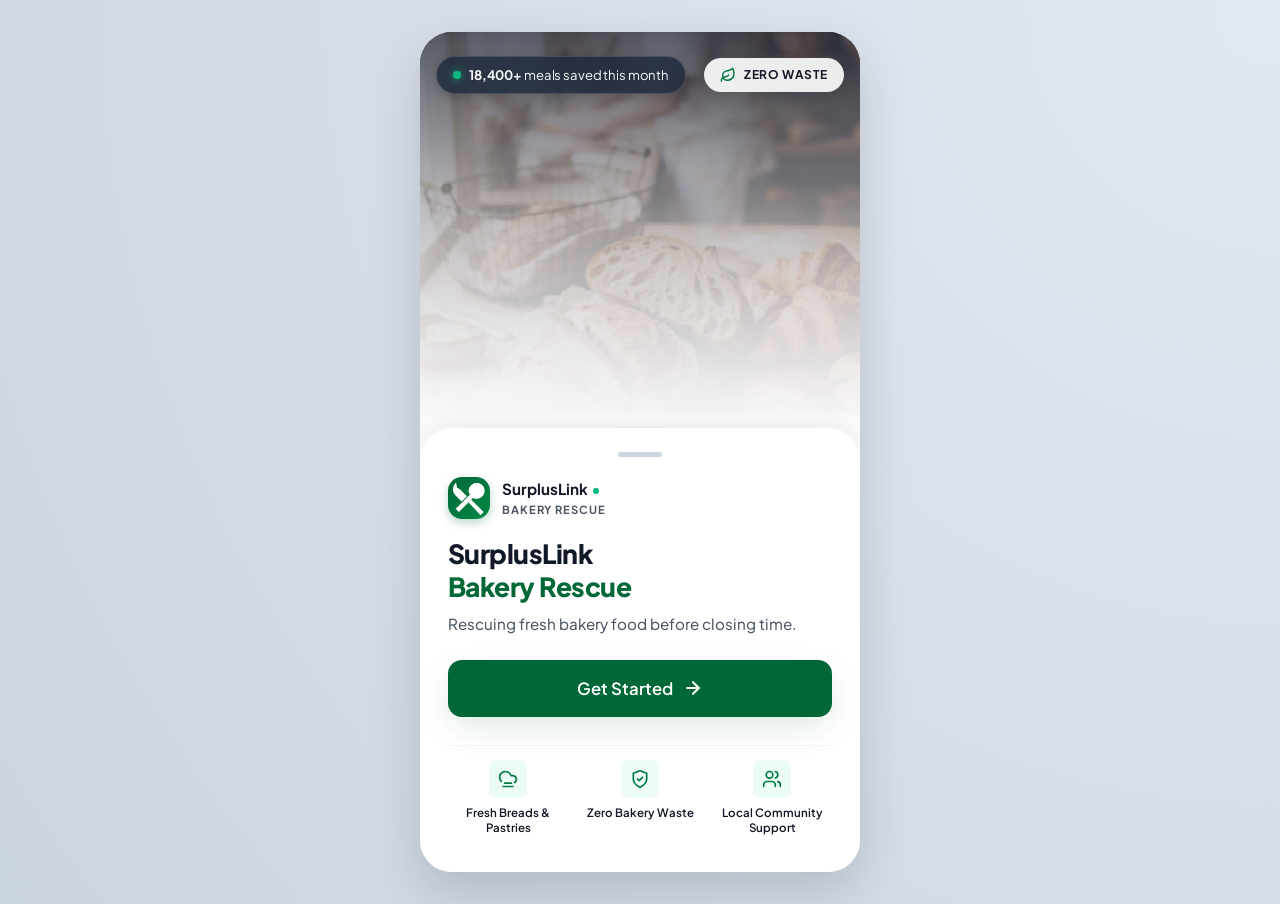
<file: index.html>
<!DOCTYPE html>
<html lang="en">
<head>
  <meta charset="UTF-8">
  <meta name="viewport" content="width=device-width, initial-scale=1.0">
  <title>SurplusLink - Bakery Rescue</title>
  <link rel="preconnect" href="https://fonts.googleapis.com">
  <link rel="preconnect" href="https://fonts.gstatic.com" crossorigin>
  <link href="https://fonts.googleapis.com/css2?family=Plus+Jakarta+Sans:wght@400;500;600;700;800&display=swap" rel="stylesheet">
  <link rel="stylesheet" href="index.css">
</head>
<body>

  <input type="checkbox" id="nav-drawer-toggle" class="drawer-toggle">
  <div class="drawer-overlay">
    <label for="nav-drawer-toggle" class="drawer-backdrop"></label>
    <nav class="drawer-menu">
      <div class="drawer-header">
        <h3>SurplusLink Architecture</h3>
        <label for="nav-drawer-toggle" class="drawer-close">&times;</label>
      </div>
      <div class="drawer-links">
        <a href="index.html" class="active">1. Welcome Onboarding</a>
        <a href="role-selection.html">2. Role Selection (3 States)</a>
        <a href="login.html">3. Login & Sign Up (Provider/Recipient)</a>
        <a href="signup.html">4. Create Account Form</a>
        <a href="explore.html">5. Tactical Feed & Explore</a>
        <a href="radar.html">6. Live Radar & Tactical Map</a>
        <a href="safety-detail.html">7. Safety & Cold-Chain Protocol</a>
        <a href="claim-review.html">8. Claim & Reserve Review</a>
        <a href="reservation-pass.html">9. Active Dispatch Pass & QR</a>
        <a href="call.html">10. E2EE Dispatch In-App Call</a>
        <a href="cancel-reservation.html">11. Cancel Reservation / Ledger</a>
        <a href="compliance-audit.html">12. Compliance & Audit (FDA/HACCP)</a>
        <a href="list-food.html">13. List Food - Item Details</a>
        <a href="listing-pickup.html">14. Fast Listing - Pickup & Dock</a>
        <a href="alerts.html">15. Tactical Alerts & Verification</a>
        <a href="queue.html">16. Live Pickup Queue</a>
        <a href="impact.html">17. Bakery Impact Hub & Ledger</a>
        <a href="profile.html">18. Profile & Operations Hub</a>
        <a href="notes.html" style="color: #006837; font-weight: 700; background: #e8f5ee; margin-top: 6px; border-radius: 6px;">📚 HTML &amp; CSS Mastery Notes</a>
      </div>
    </nav>
  </div>

  <div class="app-viewport">
    <main class="welcome-screen">
      <div class="hero-image-wrapper">
        <img 
          src="/assets/bakery_hero_clean.png" 
          alt="Freshly baked artisan sourdough loaves in bakery" 
          class="hero-bg-img"
        >
        <div class="hero-overlay"></div>

        <header class="top-status-pills">
          <div class="status-pill status-pill-dark">
            <span class="live-dot"></span>
            <span class="pill-text"><strong>18,400+</strong> meals saved this month</span>
          </div>

          <div class="status-pill status-pill-light">
            <svg class="pill-icon leaf-icon" width="16" height="16" viewBox="0 0 24 24" fill="none" stroke="#007a40" stroke-width="2.2" stroke-linecap="round" stroke-linejoin="round">
              <path d="M11 20A7 7 0 0 1 9.8 6.1C15.5 5 17 4.48 19 2c1 2 2 4.18 2 8 0 5.5-4.78 10-10 10Z"/>
              <path d="M2 21c0-3 1.85-5.36 5.08-6C9.5 14.52 12 13 13 12"/>
            </svg>
            <span class="pill-text uppercase">ZERO WASTE</span>
          </div>
        </header>
      </div>

      <section class="bottom-sheet-card">
        <div class="drag-handle" aria-hidden="true"></div>

        <div class="brand-row">
          <div class="brand-icon-box">
             <svg xmlns="http://www.w3.org/2000/svg" viewBox="0 0 120 120">
  <g fill="#fff">
    <path d="M77 18c-9 2-17 10-18 20-.7 5 1 9 4 12L22 91l9 9 41-41c3 3 7 4 12 3 10-1 18-9 20-18 2-8-1-17-7-22s-15-6-23-4Z"/>
    <path d="M23 16c-8 8-11 17-8 26 2 6 7 11 13 17l11 11 15-15-11-11c-6-6-11-11-17-13l-3-15Z"/>
    <path d="m58 72 8-8 36 36-9 9-35-37Z"/>
  </g>
</svg>
              <path d="M18 2h-3a4 4 0 0 0-4 4v2H7a2 2 0 0 0-2 2v10a2 2 0 0 0 2 2h10a2 2 0 0 0 2-2V6a4 4 0 0 0-4-4Z"/>
              <path d="m16 8-6 6"/>
              <path d="m10 8 6 6"/>
            </svg>
          </div>
          <div class="brand-text">
            <span class="brand-name">SurplusLink <span class="brand-dot">•</span></span>
            <span class="brand-tag">BAKERY RESCUE</span>
          </div>
        </div>

        <div class="hero-typography">
          <h1 class="main-heading">
            SurplusLink<br>
            <span class="highlight-green">Bakery Rescue</span>
          </h1>
          <p class="sub-description">
            Rescuing fresh bakery food before closing time.
          </p>
        </div>

        <div class="cta-action">
          <a href="role-selection.html" class="btn btn-primary btn-large">
            <span>Get Started</span>
            <svg class="btn-arrow" width="20" height="20" viewBox="0 0 24 24" fill="none" stroke="currentColor" stroke-width="2.5" stroke-linecap="round" stroke-linejoin="round">
              <line x1="5" y1="12" x2="19" y2="12"></line>
              <polyline points="12 5 19 12 12 19"></polyline>
            </svg>
          </a>
        </div>

       
        <footer class="value-props-grid">
          <div class="prop-item">
            <div class="prop-icon-wrapper">
              <svg width="20" height="20" viewBox="0 0 24 24" fill="none" stroke="#007a40" stroke-width="2" stroke-linecap="round" stroke-linejoin="round">
                <path d="M4 14.899A7 7 0 1 1 15.71 8h1.79a4.5 4.5 0 0 1 2.5 8.242"/>
                <path d="M8 17h8"/>
                <path d="M6 21h12"/>
              </svg>
            </div>
            <span class="prop-label">Fresh Breads & Pastries</span>
          </div>

          <div class="prop-item">
            <div class="prop-icon-wrapper">
              <svg width="20" height="20" viewBox="0 0 24 24" fill="none" stroke="#007a40" stroke-width="2" stroke-linecap="round" stroke-linejoin="round">
                <path d="M12 22s8-4 8-10V5l-8-3-8 3v7c0 6 8 10 8 10z"/>
                <path d="m9 12 2 2 4-4"/>
              </svg>
            </div>
            <span class="prop-label">Zero Bakery Waste</span>
          </div>

          <div class="prop-item">
            <div class="prop-icon-wrapper">
              <svg width="20" height="20" viewBox="0 0 24 24" fill="none" stroke="#007a40" stroke-width="2" stroke-linecap="round" stroke-linejoin="round">
                <path d="M16 21v-2a4 4 0 0 0-4-4H6a4 4 0 0 0-4 4v2"/>
                <circle cx="9" cy="7" r="4"/>
                <path d="M22 21v-2a4 4 0 0 0-3-3.87"/>
                <path d="M16 3.13a4 4 0 0 1 0 7.75"/>
              </svg>
            </div>
            <span class="prop-label">Local Community Support</span>
          </div>
        </footer>
      </section>
    </main>
  </div>
</body>
</html>
</file>
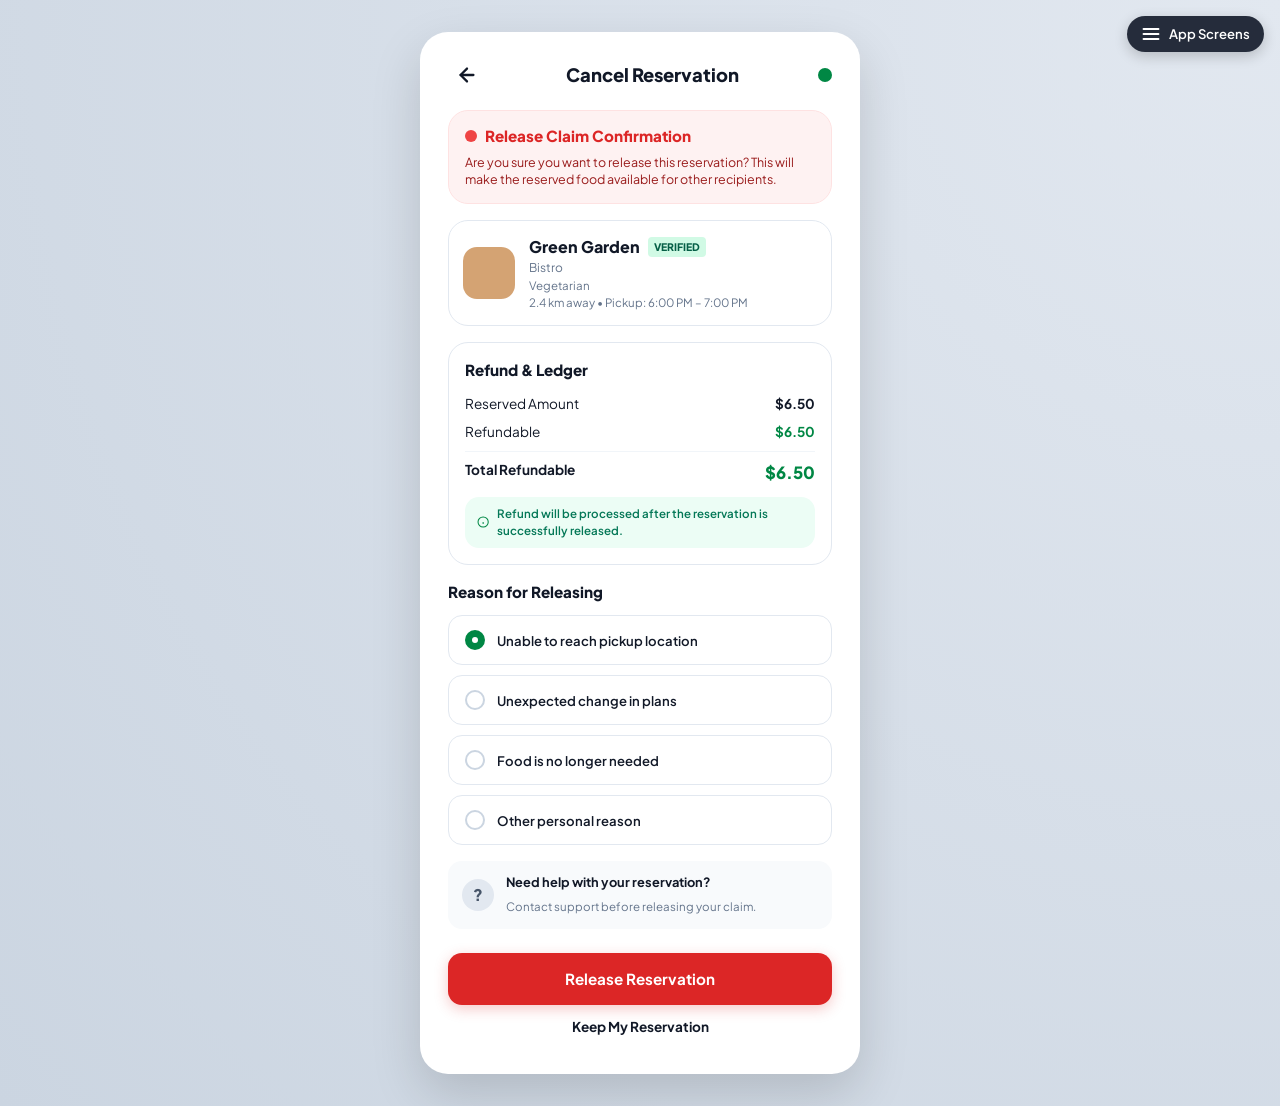
<file: cancel-reservation.html>
<!DOCTYPE html>
<html lang="en">
<head>
  <meta charset="UTF-8">
  <meta name="viewport" content="width=device-width, initial-scale=1.0">
  <title>SurplusLink - Cancel Reservation</title>
  <link rel="preconnect" href="https://fonts.googleapis.com">
  <link rel="preconnect" href="https://fonts.gstatic.com" crossorigin>
  <link href="https://fonts.googleapis.com/css2?family=Plus+Jakarta+Sans:wght@400;500;600;700;800&display=swap" rel="stylesheet">
  <link rel="stylesheet" href="cancel-reservation.css">
</head>
<body>
  <!-- Prototype Navigation Drawer for Instant Screen Switching -->
  <input type="checkbox" id="nav-drawer-toggle" class="drawer-toggle">
  <label for="nav-drawer-toggle" class="drawer-trigger" title="All App Screens Menu">
    <svg width="20" height="20" viewBox="0 0 24 24" fill="none" stroke="currentColor" stroke-width="2.2" stroke-linecap="round"><line x1="3" y1="12" x2="21" y2="12"></line><line x1="3" y1="6" x2="21" y2="6"></line><line x1="3" y1="18" x2="21" y2="18"></line></svg>
    <span>App Screens</span>
  </label>
  <div class="drawer-overlay">
    <label for="nav-drawer-toggle" class="drawer-backdrop"></label>
    <nav class="drawer-menu">
      <div class="drawer-header">
        <h3>SurplusLink Architecture</h3>
        <label for="nav-drawer-toggle" class="drawer-close">&times;</label>
      </div>
      <div class="drawer-links">
        <a href="index.html">1. Welcome Onboarding</a>
        <a href="role-selection.html">2. Role Selection (3 States)</a>
        <a href="login.html">3. Login & Sign Up (Provider/Recipient)</a>
        <a href="signup.html">4. Create Account Form</a>
        <a href="explore.html">5. Tactical Feed & Explore</a>
        <a href="radar.html">6. Live Radar & Tactical Map</a>
        <a href="safety-detail.html">7. Safety & Cold-Chain Protocol</a>
        <a href="claim-review.html">8. Claim & Reserve Review</a>
        <a href="reservation-pass.html">9. Active Dispatch Pass & QR</a>
        <a href="call.html">10. E2EE Dispatch In-App Call</a>
        <a href="cancel-reservation.html" class="active">11. Cancel Reservation / Ledger</a>
        <a href="compliance-audit.html">12. Compliance & Audit (FDA/HACCP)</a>
        <a href="list-food.html">13. List Food - Item Details</a>
        <a href="listing-pickup.html">14. Fast Listing - Pickup & Dock</a>
        <a href="alerts.html">15. Tactical Alerts & Verification</a>
        <a href="queue.html">16. Live Pickup Queue</a>
        <a href="impact.html">17. Bakery Impact Hub & Ledger</a>
        <a href="profile.html">18. Profile & Operations Hub</a>
      </div>
    </nav>
  </div>

  <div class="app-viewport">
    <main class="cancel-screen">
      <!-- App Header -->
      <header class="app-header">
        <a href="reservation-pass.html" class="icon-nav-btn" aria-label="Go back">
          <svg width="22" height="22" viewBox="0 0 24 24" fill="none" stroke="currentColor" stroke-width="2.5" stroke-linecap="round" stroke-linejoin="round">
            <line x1="19" y1="12" x2="5" y2="12"></line>
            <polyline points="12 19 5 12 12 5"></polyline>
          </svg>
        </a>

        <h1 class="header-title">Cancel Reservation</h1>

        <span class="live-dot-green"></span>
      </header>

      <!-- Release Claim Warning Confirmation Box -->
      <section class="warning-confirm-box">
        <div class="warning-title-row">
          <span class="red-dot"></span>
          <h2 class="warning-title">Release Claim Confirmation</h2>
        </div>
        <p class="warning-text">
          Are you sure you want to release this reservation? This will make the reserved food available for other recipients.
        </p>
      </section>

      <!-- Reservation Summary Mini Card -->
      <section class="item-summary-card">
        <div class="item-thumb-placeholder"></div>
        <div class="item-summary-info">
          <div class="donor-line">
            <strong class="donor-name">Green Garden</strong>
            <span class="badge-verified">VERIFIED</span>
          </div>
          <span class="sub-brand">Bistro</span>
          <span class="cuisine-type">Vegetarian</span>
          <span class="dist-time">2.4 km away • Pickup: 6:00 PM – 7:00 PM</span>
        </div>
      </section>

      <!-- Refund & Ledger -->
      <section class="refund-ledger-card">
        <h3 class="ledger-title">Refund &amp; Ledger</h3>

        <div class="ledger-rows">
          <div class="ledger-row">
            <span class="ledger-label">Reserved Amount</span>
            <span class="ledger-val">$6.50</span>
          </div>
          <div class="ledger-row">
            <span class="ledger-label">Refundable</span>
            <span class="ledger-val text-green">$6.50</span>
          </div>
          <div class="ledger-row row-total">
            <strong class="ledger-label-total">Total Refundable</strong>
            <strong class="ledger-val-total text-green">$6.50</strong>
          </div>
        </div>

        <div class="refund-notice-box">
          <svg width="16" height="16" viewBox="0 0 24 24" fill="none" stroke="#008744" stroke-width="2">
            <circle cx="12" cy="12" r="10"></circle>
            <line x1="12" y1="16" x2="12" y2="12"></line>
            <line x1="12" y1="8" x2="12.01" y2="8"></line>
          </svg>
          <span class="refund-notice-text">
            Refund will be processed after the reservation is successfully released.
          </span>
        </div>
      </section>

      <!-- Reason for Releasing Radio Group -->
      <section class="reason-section">
        <h3 class="reason-heading">Reason for Releasing</h3>

        <form class="reason-form" action="explore.html" method="get">
          <label class="reason-radio-label">
            <input type="radio" name="cancel_reason" value="location" class="reason-radio" checked>
            <span class="custom-radio-circle"></span>
            <span class="reason-text">Unable to reach pickup location</span>
          </label>

          <label class="reason-radio-label">
            <input type="radio" name="cancel_reason" value="plans" class="reason-radio">
            <span class="custom-radio-circle"></span>
            <span class="reason-text">Unexpected change in plans</span>
          </label>

          <label class="reason-radio-label">
            <input type="radio" name="cancel_reason" value="needed" class="reason-radio">
            <span class="custom-radio-circle"></span>
            <span class="reason-text">Food is no longer needed</span>
          </label>

          <label class="reason-radio-label">
            <input type="radio" name="cancel_reason" value="other" class="reason-radio">
            <span class="custom-radio-circle"></span>
            <span class="reason-text">Other personal reason</span>
          </label>

          <!-- Need Help Box -->
          <div class="help-box">
            <div class="help-icon-circle">?</div>
            <div class="help-text">
              <strong class="help-title">Need help with your reservation?</strong>
              <span class="help-sub">Contact support before releasing your claim.</span>
            </div>
          </div>

          <!-- CTAs -->
          <div class="cancel-cta-group">
            <a href="explore.html" class="btn-release-reservation">
              <span>Release Reservation</span>
            </a>
            <a href="reservation-pass.html" class="link-keep-reservation">
              <span>Keep My Reservation</span>
            </a>
          </div>
        </form>
      </section>
    </main>
  </div>
</body>
</html>
</file>
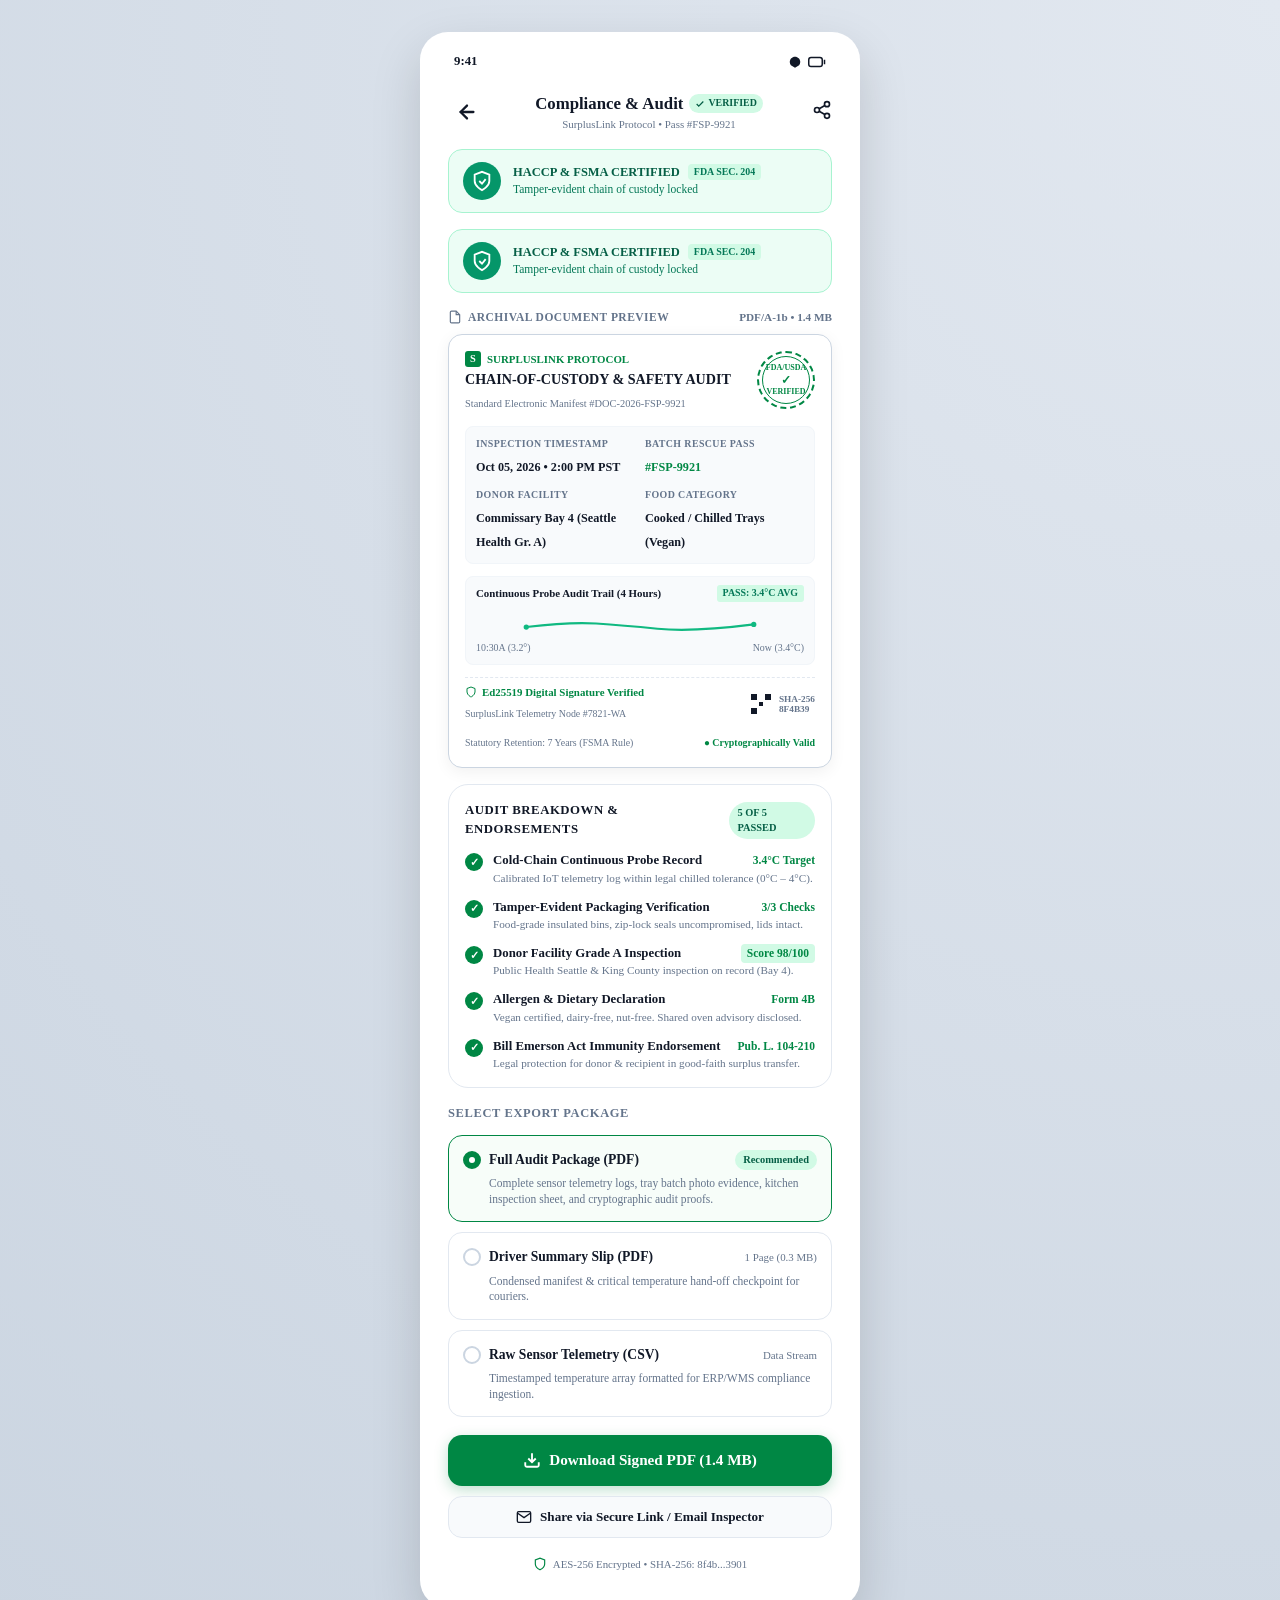
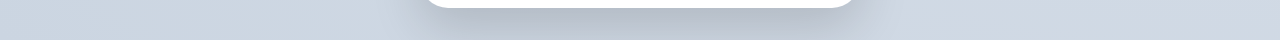
<file: compliance-audit.html>
<!DOCTYPE html>
<html lang="en">
<head>
  <meta charset="UTF-8">
  <meta name="viewport" content="width=device-width, initial-scale=1.0">
  <title>SurplusLink - Compliance & Audit</title>
  <link rel="preconnect" href="https://fonts.googleapis.com">
  <link rel="preconnect" href="https://fonts.gstatic.com" crossorigin>
  <link href="https://fonts.googleapis.com/css2?family=Plus+Jakarta+Sans:wght@400;500;600;700;800&display=swap" rel="stylesheet">
  <link rel="stylesheet" href="compliance-audit.css">
</head>
<body>
     <input type="checkbox" id="nav-drawer-toggle" class="drawer-toggle">
 
  <div class="drawer-overlay">
    <label for="nav-drawer-toggle" class="drawer-backdrop"></label>
    <nav class="drawer-menu">
      <div class="drawer-header">
        <h3>SurplusLink Architecture</h3>
        <label for="nav-drawer-toggle" class="drawer-close">&times;</label>
      </div>
      <div class="drawer-links">
        <a href="index.html">1. Welcome Onboarding</a>
        <a href="role-selection.html">2. Role Selection (3 States)</a>
        <a href="login.html">3. Login & Sign Up (Provider/Recipient)</a>
        <a href="signup.html">4. Create Account Form</a>
        <a href="explore.html">5. Tactical Feed & Explore</a>
        <a href="radar.html">6. Live Radar & Tactical Map</a>
        <a href="safety-detail.html">7. Safety & Cold-Chain Protocol</a>
        <a href="claim-review.html">8. Claim & Reserve Review</a>
        <a href="reservation-pass.html">9. Active Dispatch Pass & QR</a>
        <a href="call.html">10. E2EE Dispatch In-App Call</a>
        <a href="cancel-reservation.html">11. Cancel Reservation / Ledger</a>
        <a href="compliance-audit.html" class="active">12. Compliance & Audit (FDA/HACCP)</a>
        <a href="list-food.html">13. List Food - Item Details</a>
        <a href="listing-pickup.html">14. Fast Listing - Pickup & Dock</a>
        <a href="alerts.html">15. Tactical Alerts & Verification</a>
        <a href="queue.html">16. Live Pickup Queue</a>
        <a href="impact.html">17. Bakery Impact Hub & Ledger</a>
        <a href="profile.html">18. Profile & Operations Hub</a>
      </div>
    </nav>
  </div>

  <div class="app-viewport">
    <main class="compliance-screen">
        <div class="device-status-bar">
        <span class="status-time">9:41</span>
        <div class="status-icons">
          <svg width="14" height="14" viewBox="0 0 24 24" fill="currentColor"><path d="M12 3c-4.97 0-9 4.03-9 9 0 2.12.74 4.07 1.97 5.61L12 22l7.03-4.39C20.26 16.07 21 14.12 21 12c0-4.97-4.03-9-9-9z"/></svg>
          <svg width="18" height="12" viewBox="0 0 24 14" fill="none" stroke="currentColor" stroke-width="2"><rect x="1" y="1" width="18" height="12" rx="3"/><line x1="22" y1="4" x2="22" y2="10"/></svg>
        </div>
      </div>

      <header class="app-header">
        <a href="safety-detail.html" class="icon-nav-btn" aria-label="Go back">
          <svg width="22" height="22" viewBox="0 0 24 24" fill="none" stroke="currentColor" stroke-width="2.5" stroke-linecap="round" stroke-linejoin="round">
            <line x1="19" y1="12" x2="5" y2="12"></line>
            <polyline points="12 19 5 12 12 5"></polyline>
          </svg>
        </a>

        <div class="header-center-info">
          <div class="header-title-row">
            <h1 class="header-title">Compliance &amp; Audit</h1>
            <span class="badge-verified">
              <svg width="10" height="10" viewBox="0 0 24 24" fill="none" stroke="currentColor" stroke-width="3">
                <polyline points="20 6 9 17 4 12"></polyline>
              </svg>
              <span>VERIFIED</span>
            </span>
          </div>
          <span class="header-protocol-sub">SurplusLink Protocol • Pass #FSP-9921</span>
        </div>

        <button type="button" class="btn-share-icon" aria-label="Share Document">
          <svg width="20" height="20" viewBox="0 0 24 24" fill="none" stroke="currentColor" stroke-width="2">
            <circle cx="18" cy="5" r="3"></circle>
            <circle cx="6" cy="12" r="3"></circle>
            <circle cx="18" cy="19" r="3"></circle>
            <line x1="8.59" y1="13.51" x2="15.42" y2="17.49"></line>
            <line x1="15.41" y1="6.51" x2="8.59" y2="10.49"></line>
          </svg>
        </button>
      </header>


        <section class="fsma-lock-banner">
        <div class="fsma-icon-box">
          <svg width="22" height="22" viewBox="0 0 24 24" fill="none" stroke="#ffffff" stroke-width="2">
            <path d="M12 22s8-4 8-10V5l-8-3-8 3v7c0 6 8 10 8 10z"></path>
            <polyline points="9 12 12 15 16 10"></polyline>
          </svg>
        </div>
        <div class="fsma-text-block">
          <div class="fsma-title-row">
            <strong class="fsma-title">HACCP &amp; FSMA CERTIFIED</strong>
            <span class="fda-badge">FDA SEC. 204</span>
          </div>
          <p class="fsma-sub">Tamper-evident chain of custody locked</p>
        </div>
      </section>  <section class="fsma-lock-banner">
        <div class="fsma-icon-box">
          <svg width="22" height="22" viewBox="0 0 24 24" fill="none" stroke="#ffffff" stroke-width="2">
            <path d="M12 22s8-4 8-10V5l-8-3-8 3v7c0 6 8 10 8 10z"></path>
            <polyline points="9 12 12 15 16 10"></polyline>
          </svg>
        </div>
        <div class="fsma-text-block">
          <div class="fsma-title-row">
            <strong class="fsma-title">HACCP &amp; FSMA CERTIFIED</strong>
            <span class="fda-badge">FDA SEC. 204</span>
          </div>
          <p class="fsma-sub">Tamper-evident chain of custody locked</p>
        </div>
      </section>


      <section class="archival-preview-section">
        <div class="preview-header-bar">
          <div class="preview-title-row">
            <svg width="14" height="14" viewBox="0 0 24 24" fill="none" stroke="currentColor" stroke-width="2">
              <path d="M14 2H6a2 2 0 0 0-2 2v16a2 2 0 0 0 2 2h12a2 2 0 0 0 2-2V8z"></path>
              <polyline points="14 2 14 8 20 8"></polyline>
            </svg>
            <span class="preview-label">ARCHIVAL DOCUMENT PREVIEW</span>
          </div>
          <span class="pdf-format-tag">PDF/A-1b • 1.4 MB</span>
        </div>


        <article class="document-sheet">
          <div class="doc-header-row">
            <div>
              <div class="doc-logo-line">
                <span class="doc-brand-sq">S</span>
                <strong class="doc-brand-name">SURPLUSLINK PROTOCOL</strong>
              </div>
              <h2 class="doc-heading">CHAIN-OF-CUSTODY &amp; SAFETY AUDIT</h2>
              <span class="doc-manifest-num">Standard Electronic Manifest #DOC-2026-FSP-9921</span>
            </div>
            
         <div class="fda-stamp">
              <div class="stamp-inner">
                <span class="stamp-agency">FDA/USDA</span>
                <span class="stamp-check">✓</span>
                <span class="stamp-text">VERIFIED</span>
              </div>
            </div>
          </div>

                  <div class="doc-metadata-grid">
            <div class="meta-field">
              <span class="field-label">INSPECTION TIMESTAMP</span>
              <strong class="field-val">Oct 05, 2026 • 2:00 PM PST</strong>
            </div>

            <div class="meta-field">
              <span class="field-label">BATCH RESCUE PASS</span>
              <strong class="field-val text-green">#FSP-9921</strong>
            </div>

            <div class="meta-field">
              <span class="field-label">DONOR FACILITY</span>
              <strong class="field-val">Commissary Bay 4 (Seattle Health Gr. A)</strong>
            </div>

            <div class="meta-field">
              <span class="field-label">FOOD CATEGORY</span>
              <strong class="field-val">Cooked / Chilled Trays (Vegan)</strong>
            </div>
          </div>


          <div class="doc-probe-trail">
            <div class="probe-trail-header">
              <span class="trail-label">Continuous Probe Audit Trail (4 Hours)</span>
              <span class="trail-pass-badge">PASS: 3.4°C AVG</span>
            </div>
            <div class="trail-svg-box">
              <svg viewBox="0 0 280 40" class="trail-svg">
                <path d="M 10 24 Q 60 18, 90 20 T 160 26 T 270 21" fill="none" stroke="#10b981" stroke-width="2.5" />
                <circle cx="10" cy="24" r="3" fill="#10b981" />
                <circle cx="270" cy="21" r="3" fill="#10b981" />
              </svg>
              <div class="trail-times-row">
                <span>10:30A (3.2°)</span>
                <span>Now (3.4°C)</span>
              </div>
            </div>
          </div>


        <div class="crypto-seal-row">
            <div class="crypto-sig-text">
              <div class="sig-line">
                <svg width="12" height="12" viewBox="0 0 24 24" fill="none" stroke="#008744" stroke-width="2"><path d="M12 22s8-4 8-10V5l-8-3-8 3v7c0 6 8 10 8 10z"></path></svg>
                <span>Ed25519 Digital Signature Verified</span>
              </div>
              <span class="sig-node">SurplusLink Telemetry Node #7821-WA</span>
            </div>

            <div class="hash-matrix-box">
              <svg width="24" height="24" viewBox="0 0 24 24" fill="#111827">
                <rect x="2" y="2" width="6" height="6"/>
                <rect x="16" y="2" width="6" height="6"/>
                <rect x="2" y="16" width="6" height="6"/>
                <rect x="10" y="10" width="4" height="4"/>
              </svg>
              <span class="hash-text">SHA-256<br>8F4B39</span>
            </div>
          </div>

          <div class="retention-footer">
            <span>Statutory Retention: 7 Years (FSMA Rule)</span>
            <span class="crypto-valid-pill">● Cryptographically Valid</span>
          </div>
        </article>
      </section>


          <section class="breakdown-section">
        <div class="breakdown-header">
          <h3 class="breakdown-title">AUDIT BREAKDOWN &amp; ENDORSEMENTS</h3>
          <span class="badge-passed-all">5 OF 5 PASSED</span>
        </div>

        <div class="endorsement-list">
          <div class="endorsement-item">
            <div class="endorsement-check">✓</div>
            <div class="endorsement-text">
              <div class="endorsement-title-row">
                <strong class="item-title">Cold-Chain Continuous Probe Record</strong>
                <span class="target-val">3.4°C Target</span>
              </div>
              <p class="item-desc">Calibrated IoT telemetry log within legal chilled tolerance (0°C – 4°C).</p>
            </div>
          </div>

          <div class="endorsement-item">
            <div class="endorsement-check">✓</div>
            <div class="endorsement-text">
              <div class="endorsement-title-row">
                <strong class="item-title">Tamper-Evident Packaging Verification</strong>
                <span class="target-val">3/3 Checks</span>
              </div>
              <p class="item-desc">Food-grade insulated bins, zip-lock seals uncompromised, lids intact.</p>
            </div>
          </div>

          <div class="endorsement-item">
            <div class="endorsement-check">✓</div>
            <div class="endorsement-text">
              <div class="endorsement-title-row">
                <strong class="item-title">Donor Facility Grade A Inspection</strong>
                <span class="target-val score-highlight">Score 98/100</span>
              </div>
              <p class="item-desc">Public Health Seattle &amp; King County inspection on record (Bay 4).</p>
            </div>
          </div>

          <div class="endorsement-item">
            <div class="endorsement-check">✓</div>
            <div class="endorsement-text">
              <div class="endorsement-title-row">
                <strong class="item-title">Allergen &amp; Dietary Declaration</strong>
                <span class="target-val">Form 4B</span>
              </div>
              <p class="item-desc">Vegan certified, dairy-free, nut-free. Shared oven advisory disclosed.</p>
            </div>
          </div>

          <div class="endorsement-item">
            <div class="endorsement-check">✓</div>
            <div class="endorsement-text">
              <div class="endorsement-title-row">
                <strong class="item-title">Bill Emerson Act Immunity Endorsement</strong>
                <span class="target-val">Pub. L. 104-210</span>
              </div>
              <p class="item-desc">Legal protection for donor &amp; recipient in good-faith surplus transfer.</p>
            </div>
          </div>
        </div>
      </section>


         <section class="export-package-section">
        <h3 class="export-heading">SELECT EXPORT PACKAGE</h3>

        <form class="export-options-form">
          <label class="package-radio-card">
            <input type="radio" name="export_pkg" value="full" class="package-radio-input" checked>
            <div class="pkg-top-row">
              <span class="pkg-radio-circle"></span>
              <strong class="pkg-name">Full Audit Package (PDF)</strong>
              <span class="rec-badge">Recommended</span>
            </div>
            <p class="pkg-details">
              Complete sensor telemetry logs, tray batch photo evidence, kitchen inspection sheet, and cryptographic audit proofs.
            </p>
          </label>

          <label class="package-radio-card">
            <input type="radio" name="export_pkg" value="driver" class="package-radio-input">
            <div class="pkg-top-row">
              <span class="pkg-radio-circle"></span>
              <strong class="pkg-name">Driver Summary Slip (PDF)</strong>
              <span class="size-badge">1 Page (0.3 MB)</span>
            </div>
            <p class="pkg-details">
              Condensed manifest &amp; critical temperature hand-off checkpoint for couriers.
            </p>
          </label>

          <label class="package-radio-card">
            <input type="radio" name="export_pkg" value="csv" class="package-radio-input">
            <div class="pkg-top-row">
              <span class="pkg-radio-circle"></span>
              <strong class="pkg-name">Raw Sensor Telemetry (CSV)</strong>
              <span class="size-badge">Data Stream</span>
            </div>
            <p class="pkg-details">
              Timestamped temperature array formatted for ERP/WMS compliance ingestion.
            </p>
          </label>
        </form>



        <div class="export-actions-group">
          <a href="/PixelRush-Team_DevStorm_SU/PixelRush Hackathon's Further Details.pdf" class="btn-download-signed">
            <svg width="18" height="18" viewBox="0 0 24 24" fill="none" stroke="currentColor" stroke-width="2.5">
              <path d="M21 15v4a2 2 0 0 1-2 2H5a2 2 0 0 1-2-2v-4"></path>
              <polyline points="7 10 12 15 17 10"></polyline>
              <line x1="12" y1="15" x2="12" y2="3"></line>
            </svg>
            <span>Download Signed PDF (1.4 MB)</span>
          </a>

          <button type="button" class="btn-share-link">
            <svg width="16" height="16" viewBox="0 0 24 24" fill="none" stroke="currentColor" stroke-width="2">
              <path d="M4 4h16c1.1 0 2 .9 2 2v12c0 1.1-.9 2-2 2H4c-1.1 0-2-.9-2-2V6c0-1.1.9-2 2-2z"></path>
              <polyline points="22,6 12,13 2,6"></polyline>
            </svg>
            <span>Share via Secure Link / Email Inspector</span>
          </button>
        </div>

        <footer class="compliance-footer-seal">
          <svg width="14" height="14" viewBox="0 0 24 24" fill="none" stroke="#008744" stroke-width="2"><path d="M12 22s8-4 8-10V5l-8-3-8 3v7c0 6 8 10 8 10z"></path></svg>
          <span>AES-256 Encrypted • SHA-256: 8f4b...3901</span>
        </footer>
      </section>
    </main>
  </div>
</body>
</html>
</file>
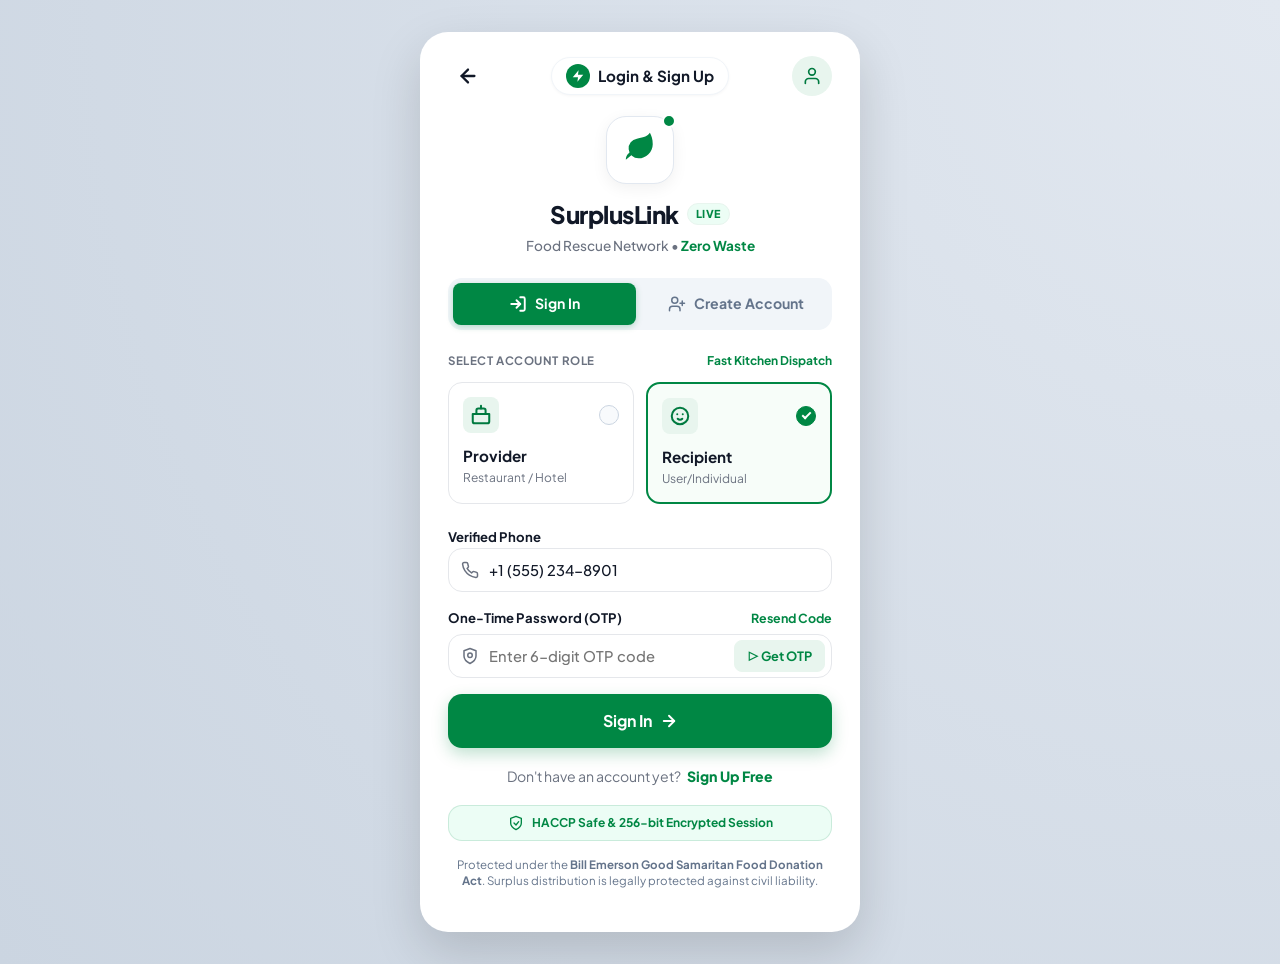
<file: login.html>
<!DOCTYPE html>
<html lang="en">
<head>
  <meta charset="UTF-8">
  <meta name="viewport" content="width=device-width, initial-scale=1.0">
  <title>SurplusLink - Login & Sign Up</title>
  <link rel="preconnect" href="https://fonts.googleapis.com">
  <link rel="preconnect" href="https://fonts.gstatic.com" crossorigin>
  <link href="https://fonts.googleapis.com/css2?family=Plus+Jakarta+Sans:wght@400;500;600;700;800&display=swap" rel="stylesheet">
  <link rel="stylesheet" href="login.css">
</head>
<body>
  <!-- Prototype Navigation Drawer for Instant Screen Switching -->
  <input type="checkbox" id="nav-drawer-toggle" class="drawer-toggle">
  
  <div class="drawer-overlay">
    <label for="nav-drawer-toggle" class="drawer-backdrop"></label>
    <nav class="drawer-menu">
      <div class="drawer-header">
        <h3>SurplusLink Architecture</h3>
        <label for="nav-drawer-toggle" class="drawer-close">&times;</label>
      </div>
      <div class="drawer-links">
        <a href="index.html">1. Welcome Onboarding</a>
        <a href="role-selection.html">2. Role Selection (3 States)</a>
        <a href="login.html" class="active">3. Login & Sign Up (Provider/Recipient)</a>
        <a href="signup.html">4. Create Account Form</a>
        <a href="explore.html">5. Tactical Feed & Explore</a>
        <a href="radar.html">6. Live Radar & Tactical Map</a>
        <a href="safety-detail.html">7. Safety & Cold-Chain Protocol</a>
        <a href="claim-review.html">8. Claim & Reserve Review</a>
        <a href="reservation-pass.html">9. Active Dispatch Pass & QR</a>
        <a href="call.html">10. E2EE Dispatch In-App Call</a>
        <a href="cancel-reservation.html">11. Cancel Reservation / Ledger</a>
        <a href="compliance-audit.html">12. Compliance & Audit (FDA/HACCP)</a>
        <a href="list-food.html">13. List Food - Item Details</a>
        <a href="listing-pickup.html">14. Fast Listing - Pickup & Dock</a>
        <a href="alerts.html">15. Tactical Alerts & Verification</a>
        <a href="queue.html">16. Live Pickup Queue</a>
        <a href="impact.html">17. Bakery Impact Hub & Ledger</a>
        <a href="profile.html">18. Profile & Operations Hub</a>
      </div>
    </nav>
  </div>

  <div class="app-viewport">
    <main class="login-screen">
      <!-- App Header -->
      <header class="app-header">
        <a href="role-selection.html" class="icon-nav-btn" aria-label="Go back">
          <svg width="22" height="22" viewBox="0 0 24 24" fill="none" stroke="currentColor" stroke-width="2.5" stroke-linecap="round" stroke-linejoin="round">
            <line x1="19" y1="12" x2="5" y2="12"></line>
            <polyline points="12 19 5 12 12 5"></polyline>
          </svg>
        </a>

        <div class="header-title-badge">
          <div class="title-badge-icon">
            <svg width="14" height="14" viewBox="0 0 24 24" fill="currentColor">
              <polygon points="13 2 3 14 12 14 11 22 21 10 12 10 13 2"></polygon>
            </svg>
          </div>
          <span class="header-title">Login & Sign Up</span>
        </div>

        <a href="profile.html" class="avatar-nav-btn" aria-label="User Profile">
          <svg width="20" height="20" viewBox="0 0 24 24" fill="none" stroke="#007a40" stroke-width="2" stroke-linecap="round" stroke-linejoin="round">
            <path d="M20 21v-2a4 4 0 0 0-4-4H8a4 4 0 0 0-4 4v2"></path>
            <circle cx="12" cy="7" r="4"></circle>
          </svg>
        </a>
      </header>

      <!-- Brand Hero / Logo Section -->
      <section class="brand-hero">
        <div class="brand-avatar-box">
          <div class="leaf-icon-container">
            <svg width="34" height="34" viewBox="0 0 24 24" fill="#008744">
              <path d="M11 20A7 7 0 0 1 9.8 6.1C15.5 5 17 4.48 19 2c1 2 2 4.18 2 8 0 5.5-4.78 10-10 10Z"/>
              <path d="M2 21c0-3 1.85-5.36 5.08-6C9.5 14.52 12 13 13 12"/>
            </svg>
          </div>
          <span class="brand-pulse-dot"></span>
        </div>

        <div class="brand-title-row">
          <h1 class="brand-name">SurplusLink</h1>
          <span class="live-pill">LIVE</span>
        </div>
        <p class="brand-subtitle">
          Food Rescue Network • <span class="text-green">Zero Waste</span>
        </p>
      </section>

      <!-- Tab Switcher (Sign In vs Create Account) -->
      <nav class="auth-tabs-nav" aria-label="Authentication switcher">
        <a href="login.html" class="tab-btn tab-active">
          <svg width="18" height="18" viewBox="0 0 24 24" fill="none" stroke="currentColor" stroke-width="2.5" stroke-linecap="round" stroke-linejoin="round">
            <path d="M15 3h4a2 2 0 0 1 2 2v14a2 2 0 0 1-2 2h-4"></path>
            <polyline points="10 17 15 12 10 7"></polyline>
            <line x1="15" y1="12" x2="3" y2="12"></line>
          </svg>
          <span>Sign In</span>
        </a>
        <a href="signup.html" class="tab-btn tab-inactive">
          <svg width="18" height="18" viewBox="0 0 24 24" fill="none" stroke="currentColor" stroke-width="2" stroke-linecap="round" stroke-linejoin="round">
            <path d="M16 21v-2a4 4 0 0 0-4-4H6a4 4 0 0 0-4 4v2"></path>
            <circle cx="9" cy="7" r="4"></circle>
            <line x1="19" y1="8" x2="19" y2="14"></line>
            <line x1="22" y1="11" x2="16" y2="11"></line>
          </svg>
          <span>Create Account</span>
        </a>
      </nav>

      <!-- Role Selection Radio Group Form (Demonstrates Pages 5 & 6) -->
      <form class="login-form" action="explore.html" method="get">
        <div class="role-section-header">
          <span class="section-label">SELECT ACCOUNT ROLE</span>
          <span class="dispatch-badge">Fast Kitchen Dispatch</span>
        </div>

        <!-- Role Select Options (Interactive CSS State) -->
        <input type="radio" name="account_role" id="login-role-provider" class="role-selector-input">
        <input type="radio" name="account_role" id="login-role-recipient" class="role-selector-input" checked>

        <div class="role-selector-grid">
          <label for="login-role-provider" class="role-option-card card-provider">
            <div class="role-card-top">
              <div class="role-card-icon">
                <svg width="22" height="22" viewBox="0 0 24 24" fill="none" stroke="#007a40" stroke-width="2.2" stroke-linecap="round" stroke-linejoin="round">
                  <path d="M3 11h18v8a2 2 0 0 1-2 2H5a2 2 0 0 1-2-2v-8Z"></path>
                  <path d="M7 11V7a2 2 0 0 1 2-2h6a2 2 0 0 1 2 2v4"></path>
                  <line x1="12" y1="2" x2="12" y2="5"></line>
                </svg>
              </div>
              <span class="status-indicator"></span>
            </div>
            <strong class="role-name">Provider</strong>
            <span class="role-desc">Restaurant / Hotel</span>
          </label>

          <label for="login-role-recipient" class="role-option-card card-recipient">
            <div class="role-card-top">
              <div class="role-card-icon">
                <svg width="22" height="22" viewBox="0 0 24 24" fill="none" stroke="#007a40" stroke-width="2.2" stroke-linecap="round" stroke-linejoin="round">
                  <path d="M12 21a9 9 0 0 0 9-9c0-4.97-4.03-9-9-9s-9 4.03-9 9a9 9 0 0 0 9 9Z"></path>
                  <path d="M9 10h.01"></path>
                  <path d="M15 10h.01"></path>
                  <path d="M9.5 15a3.5 3.5 0 0 0 5 0"></path>
                </svg>
              </div>
              <span class="status-indicator"></span>
            </div>
            <strong class="role-name">Recipient</strong>
            <span class="role-desc">User/Individual</span>
          </label>
        </div>

        <!-- Form Fields -->
        <div class="form-group">
          <label class="input-label" for="phone-input">Verified Phone</label>
          <div class="input-container">
            <svg class="input-icon" width="18" height="18" viewBox="0 0 24 24" fill="none" stroke="#6b7280" stroke-width="2" stroke-linecap="round" stroke-linejoin="round">
              <path d="M22 16.92v3a2 2 0 0 1-2.18 2 19.79 19.79 0 0 1-8.63-3.07 19.5 19.5 0 0 1-6-6 19.79 19.79 0 0 1-3.07-8.67A2 2 0 0 1 4.11 2h3a2 2 0 0 1 2 1.72 12.84 12.84 0 0 0 .7 2.81 2 2 0 0 1-.45 2.11L8.09 9.91a16 16 0 0 0 6 6l1.27-1.27a2 2 0 0 1 2.11-.45 12.84 12.84 0 0 0 2.81.7A2 2 0 0 1 22 16.92z"></path>
            </svg>
            <input 
              type="tel" 
              id="phone-input" 
              class="form-input" 
              placeholder="Enter your Phone Number" 
              value="+1 (555) 234-8901"
              required
            >
          </div>
        </div>

        <div class="form-group">
          <div class="label-row">
            <label class="input-label" for="otp-input">One-Time Password (OTP)</label>
            <a href="#resend" class="link-resend">Resend Code</a>
          </div>
          <div class="input-container otp-container">
            <svg class="input-icon" width="18" height="18" viewBox="0 0 24 24" fill="none" stroke="#6b7280" stroke-width="2" stroke-linecap="round" stroke-linejoin="round">
              <path d="M12 22s8-4 8-10V5l-8-3-8 3v7c0 6 8 10 8 10z"></path>
              <circle cx="12" cy="11" r="3"></circle>
            </svg>
            <input 
              type="text" 
              id="otp-input" 
              class="form-input" 
              placeholder="Enter 6-digit OTP code"
              maxlength="6"
            >
            <button type="button" class="btn-otp">
              <span>▷ Get OTP</span>
            </button>
          </div>
        </div>

        <!-- Submit Button -->
        <div class="cta-wrapper">
          <a href="explore.html" class="btn btn-signin">
            <span>Sign In</span>
            <svg width="18" height="18" viewBox="0 0 24 24" fill="none" stroke="currentColor" stroke-width="2.5" stroke-linecap="round" stroke-linejoin="round">
              <line x1="5" y1="12" x2="19" y2="12"></line>
              <polyline points="12 5 19 12 12 19"></polyline>
            </svg>
          </a>
        </div>

        <!-- Alternate Action -->
        <div class="alt-signup">
          <span>Don't have an account yet?</span>
          <a href="signup.html" class="link-bold-green">Sign Up Free</a>
        </div>

        <!-- Security & Legal Badges -->
        <div class="security-badge-box">
          <svg width="16" height="16" viewBox="0 0 24 24" fill="none" stroke="#008744" stroke-width="2" stroke-linecap="round" stroke-linejoin="round">
            <path d="M12 22s8-4 8-10V5l-8-3-8 3v7c0 6 8 10 8 10z"></path>
            <polyline points="9 12 12 15 16 10"></polyline>
          </svg>
          <span>HACCP Safe & 256-bit Encrypted Session</span>
        </div>

        <p class="legal-disclaimer">
          Protected under the <strong>Bill Emerson Good Samaritan Food Donation Act</strong>. Surplus distribution is legally protected against civil liability.
        </p>
      </form>
    </main>
  </div>
</body>
</html>
</file>
<file: index.css>
:root {
  --color-primary: #006837;
  --color-primary-hover: #00502a;
  --color-primary-light: #e8f5ee;
  --color-primary-tint: #ecfdf5;
  --color-accent-green: #10b981;
  --color-text-dark: #111827;
  --color-text-muted: #4b5563;
  --color-text-light: #9ca3af;
  --color-bg-base: #f4f6f8;
  --color-card-bg: #ffffff;
  --color-border: #e5e7eb;
  --font-family: 'Plus Jakarta Sans', -apple-system, BlinkMacSystemFont, 'Segoe UI', Roboto, sans-serif;
  --radius-sm: 8px;
  --radius-md: 14px;
  --radius-lg: 24px;
  --radius-xl: 32px;
  --radius-full: 9999px;
  --shadow-sm: 0 2px 4px rgba(0, 0, 0, 0.04);
  --shadow-md: 0 4px 20px -2px rgba(0, 0, 0, 0.08);
  --shadow-lg: 0 12px 32px -4px rgba(0, 104, 55, 0.15);
  --transition: all 0.25s cubic-bezier(0.16, 1, 0.3, 1);
}

*, *::before, *::after {
  box-sizing: border-box;
  margin: 0;
  padding: 0;
}

body {
  font-family: var(--font-family);
  background-color: var(--color-bg-base);
  color: var(--color-text-dark);
  line-height: 1.5;
  -webkit-font-smoothing: antialiased;
  min-height: 100vh;
  display: flex;
  justify-content: center;
  align-items: center;
}

.drawer-toggle {
  display: none;
}


.drawer-trigger:hover {
  background: var(--color-primary);
  transform: translateY(-1px);
}

.drawer-overlay {
  position: fixed;
  inset: 0;
  z-index: 10000;
  visibility: hidden;
  opacity: 0;
  transition: opacity 0.3s ease, visibility 0.3s ease;
}

.drawer-backdrop {
  position: absolute;
  inset: 0;
  background: rgba(0, 0, 0, 0.5);
  cursor: pointer;
}

.drawer-menu {
  position: absolute;
  top: 0;
  right: 0;
  width: 320px;
  max-width: 85vw;
  height: 100%;
  background: #ffffff;
  box-shadow: -4px 0 25px rgba(0, 0, 0, 0.15);
  display: flex;
  flex-direction: column;
  transform: translateX(100%);
  transition: transform 0.3s cubic-bezier(0.16, 1, 0.3, 1);
  overflow-y: auto;
}

.drawer-header {
  padding: 20px;
  display: flex;
  align-items: center;
  justify-content: space-between;
  border-bottom: 1px solid var(--color-border);
  background: #f9fafb;
}

.drawer-header h3 {
  font-size: 0.95rem;
  font-weight: 700;
  color: var(--color-text-dark);
}

.drawer-close {
  font-size: 1.5rem;
  cursor: pointer;
  color: var(--color-text-muted);
  line-height: 1;
}

.drawer-links {
  padding: 12px 0;
  display: flex;
  flex-direction: column;
}

.drawer-links a {
  padding: 10px 20px;
  font-size: 0.85rem;
  font-weight: 500;
  color: var(--color-text-dark);
  text-decoration: none;
  border-left: 3px solid transparent;
  transition: var(--transition);
}

.drawer-links a:hover,
.drawer-links a.active {
  background: var(--color-primary-light);
  color: var(--color-primary);
  border-left-color: var(--color-primary);
  font-weight: 600;
}


.drawer-toggle:checked ~ .drawer-overlay {
  visibility: visible;
  opacity: 1;
}

.drawer-toggle:checked ~ .drawer-overlay .drawer-menu {
  transform: translateX(0);
}


.app-viewport {
  width: 100%;
  max-width: 440px;
  min-height: 100vh;
  background: #ffffff;
  position: relative;
  overflow: hidden;
  box-shadow: 0 0 40px rgba(0, 0, 0, 0.08);
}

.welcome-screen {
  min-height: 100vh;
  display: flex;
  flex-direction: column;
  position: relative;
}

.hero-image-wrapper {
  position: relative;
  width: 100%;
  height: 52vh;
  min-height: 340px;
  background-color: #2b2623;
  overflow: hidden;
}

.hero-bg-img {
  width: 100%;
  height: 100%;
  object-fit: cover;
  object-position: center 30%;
  filter: brightness(0.92) contrast(1.05);
}

.hero-overlay {
  position: absolute;
  inset: 0;
  background: linear-gradient(
    180deg, 
    rgba(15, 23, 42, 0.4) 0%, 
    rgba(0, 0, 0, 0.1) 40%, 
    rgba(255, 255, 255, 0.8) 90%,
    #ffffff 100%
  );
}

.top-status-pills {
  position: absolute;
  top: 24px;
  left: 16px;
  right: 16px;
  display: flex;
  justify-content: space-between;
  align-items: center;
  z-index: 10;
  gap: 8px;
}

.status-pill {
  display: inline-flex;
  align-items: center;
  gap: 8px;
  padding: 8px 16px;
  border-radius: var(--radius-full);
  font-size: 0.82rem;
  letter-spacing: -0.01em;
  backdrop-filter: blur(12px);
  -webkit-backdrop-filter: blur(12px);
}

.status-pill-dark {
  background: rgba(30, 41, 59, 0.82);
  color: #f8fafc;
  border: 1px solid rgba(255, 255, 255, 0.15);
  box-shadow: 0 4px 12px rgba(0, 0, 0, 0.2);
}

.live-dot {
  width: 8px;
  height: 8px;
  border-radius: 50%;
  background-color: var(--color-accent-green);
  box-shadow: 0 0 8px var(--color-accent-green);
  animation: pulse 2s infinite ease-in-out;
}

@keyframes pulse {
  0%, 100% { opacity: 1; transform: scale(1); }
  50% { opacity: 0.5; transform: scale(0.85); }
}

.status-pill-light {
  background: rgba(255, 255, 255, 0.9);
  color: var(--color-text-dark);
  font-weight: 700;
  box-shadow: 0 4px 12px rgba(0, 0, 0, 0.1);
}

.uppercase {
  letter-spacing: 0.05em;
  font-size: 0.75rem;
}

.bottom-sheet-card {
  position: relative;
  z-index: 20;
  margin-top: -36px;
  background: #ffffff;
  border-radius: var(--radius-xl) var(--radius-xl) 0 0;
  padding: 14px 24px 32px 24px;
  box-shadow: 0 -8px 24px rgba(0, 0, 0, 0.06);
  display: flex;
  flex-direction: column;
  flex: 1;
}

.drag-handle {
  width: 44px;
  height: 5px;
  background-color: #cbd5e1;
  border-radius: var(--radius-full);
  margin: 0 auto 20px auto;
}

.brand-row {
  display: flex;
  align-items: center;
  gap: 12px;
  margin-bottom: 18px;
}

.brand-icon-box {
  width: 42px;
  height: 42px;
  background: linear-gradient(135deg, #006837 0%, #008744 100%);
  border-radius: var(--radius-md);
  display: flex;
  align-items: center;
  justify-content: center;
  box-shadow: 0 4px 10px rgba(0, 104, 55, 0.25);
}

.brand-text {
  display: flex;
  flex-direction: column;
}

.brand-name {
  font-size: 0.95rem;
  font-weight: 700;
  color: var(--color-text-dark);
}

.brand-dot {
  color: var(--color-accent-green);
}

.brand-tag {
  font-size: 0.7rem;
  font-weight: 700;
  color: var(--color-text-muted);
  letter-spacing: 0.08em;
}

.hero-typography {
  margin-bottom: 24px;
}

.main-heading {
  font-size: 1.65rem;
  font-weight: 800;
  line-height: 1.25;
  color: var(--color-text-dark);
  letter-spacing: -0.02em;
  margin-bottom: 10px;
}

.highlight-green {
  color: var(--color-primary);
}

.sub-description {
  font-size: 0.95rem;
  color: var(--color-text-muted);
  font-weight: 450;
  line-height: 1.5;
}

.cta-action {
  margin-bottom: 28px;
}

.btn {
  display: inline-flex;
  align-items: center;
  justify-content: center;
  text-decoration: none;
  border: none;
  cursor: pointer;
  transition: var(--transition);
  font-weight: 600;
  border-radius: var(--radius-md);
}

.btn-primary {
  background-color: var(--color-primary);
  color: #ffffff;
  width: 100%;
  padding: 16px 24px;
  font-size: 1.05rem;
  box-shadow: var(--shadow-lg);
  display: flex;
  align-items: center;
  justify-content: center;
  gap: 10px;
}

.btn-primary:hover {
  background-color: var(--color-primary-hover);
  transform: translateY(-2px);
  box-shadow: 0 14px 28px rgba(0, 104, 55, 0.28);
}

.btn-primary:active {
  transform: translateY(0);
}

.btn-arrow {
  transition: transform 0.2s ease;
}

.btn-primary:hover .btn-arrow {
  transform: translateX(4px);
}

.value-props-grid {
  display: grid;
  grid-template-columns: repeat(3, 1fr);
  gap: 12px;
  padding-top: 14px;
  border-top: 1px solid #f1f5f9;
}

.prop-item {
  display: flex;
  flex-direction: column;
  align-items: center;
  text-align: center;
  gap: 8px;
}

.prop-icon-wrapper {
  width: 38px;
  height: 38px;
  border-radius: var(--radius-sm);
  background-color: var(--color-primary-tint);
  display: flex;
  align-items: center;
  justify-content: center;
}

.prop-label {
  font-size: 0.72rem;
  font-weight: 600;
  color: var(--color-text-dark);
  line-height: 1.3;
}


@media (min-width: 600px) {
  body {
    padding: 32px 16px;
    background: linear-gradient(135deg, #e9ecef 0%, #d8e2dc 100%);
  }

  .app-viewport {
    border-radius: var(--radius-xl);
    min-height: calc(100vh - 64px);
    height: 840px;
    box-shadow: 0 20px 50px rgba(0, 0, 0, 0.15);
  }

  .hero-image-wrapper {
    height: 48vh;
  }

  .bottom-sheet-card {
    padding: 24px 28px 36px 28px;
  }
}

@media (min-width: 1024px) {
  body {
    background: radial-gradient(circle at top right, #e2e8f0, #cbd5e1);
  }

  .app-viewport {
    max-width: 440px;
    transition: transform 0.3s ease;
  }

  .app-viewport:hover {
    box-shadow: 0 25px 60px rgba(0, 0, 0, 0.2);
  }
}
</file>
<file: cancel-reservation.css>
:root {
  --color-primary: #008744;
  --color-danger: #dc2626;
  --color-danger-light: #fef2f2;
  --color-border: #e2e8f0;
  --color-text-dark: #111827;
  --color-text-muted: #64748b;
  --font-family: 'Plus Jakarta Sans', -apple-system, BlinkMacSystemFont, 'Segoe UI', Roboto, sans-serif;
  --radius-sm: 8px;
  --radius-md: 14px;
  --radius-lg: 20px;
  --radius-xl: 28px;
  --radius-full: 9999px;
  --transition: all 0.25s cubic-bezier(0.16, 1, 0.3, 1);
}

*, *::before, *::after {
  box-sizing: border-box;
  margin: 0;
  padding: 0;
}

body {
  font-family: var(--font-family);
  background-color: #f3f4f6;
  color: var(--color-text-dark);
  line-height: 1.5;
  -webkit-font-smoothing: antialiased;
  min-height: 100vh;
  display: flex;
  justify-content: center;
  align-items: center;
}

/* Prototype Navigation Drawer */
.drawer-toggle { display: none; }
.drawer-trigger {
  position: fixed;
  top: 16px;
  right: 16px;
  z-index: 9999;
  background: rgba(17, 24, 39, 0.9);
  backdrop-filter: blur(8px);
  color: #ffffff;
  padding: 8px 14px;
  border-radius: var(--radius-full);
  display: flex;
  align-items: center;
  gap: 8px;
  font-size: 0.82rem;
  font-weight: 600;
  cursor: pointer;
  box-shadow: 0 4px 14px rgba(0, 0, 0, 0.2);
  transition: var(--transition);
}
.drawer-trigger:hover { background: var(--color-primary); }
.drawer-overlay {
  position: fixed;
  inset: 0;
  z-index: 10000;
  visibility: hidden;
  opacity: 0;
  transition: opacity 0.3s ease, visibility 0.3s ease;
}
.drawer-backdrop { position: absolute; inset: 0; background: rgba(0, 0, 0, 0.5); cursor: pointer; }
.drawer-menu {
  position: absolute;
  top: 0;
  right: 0;
  width: 320px;
  max-width: 85vw;
  height: 100%;
  background: #ffffff;
  box-shadow: -4px 0 25px rgba(0, 0, 0, 0.15);
  display: flex;
  flex-direction: column;
  transform: translateX(100%);
  transition: transform 0.3s cubic-bezier(0.16, 1, 0.3, 1);
  overflow-y: auto;
}
.drawer-header {
  padding: 20px;
  display: flex;
  align-items: center;
  justify-content: space-between;
  border-bottom: 1px solid var(--color-border);
  background: #f9fafb;
}
.drawer-header h3 { font-size: 0.95rem; font-weight: 700; color: var(--color-text-dark); }
.drawer-close { font-size: 1.5rem; cursor: pointer; color: var(--color-text-muted); }
.drawer-links { padding: 12px 0; display: flex; flex-direction: column; }
.drawer-links a {
  padding: 10px 20px;
  font-size: 0.85rem;
  font-weight: 500;
  color: var(--color-text-dark);
  text-decoration: none;
  border-left: 3px solid transparent;
  transition: var(--transition);
}
.drawer-links a:hover, .drawer-links a.active {
  background: #e8f5ee;
  color: var(--color-primary);
  border-left-color: var(--color-primary);
  font-weight: 600;
}
.drawer-toggle:checked ~ .drawer-overlay { visibility: visible; opacity: 1; }
.drawer-toggle:checked ~ .drawer-overlay .drawer-menu { transform: translateX(0); }

/* App Viewport */
.app-viewport {
  width: 100%;
  max-width: 440px;
  min-height: 100vh;
  background: #ffffff;
  position: relative;
  overflow-x: hidden;
  box-shadow: 0 0 40px rgba(0, 0, 0, 0.08);
}

.cancel-screen {
  padding: 16px 20px 32px 20px;
  display: flex;
  flex-direction: column;
  gap: 16px;
}

/* Header */
.app-header {
  display: flex;
  align-items: center;
  justify-content: space-between;
}

.icon-nav-btn {
  width: 38px;
  height: 38px;
  display: flex;
  align-items: center;
  justify-content: center;
  color: var(--color-text-dark);
  text-decoration: none;
}

.header-title {
  font-size: 1.15rem;
  font-weight: 800;
}

.live-dot-green {
  width: 14px;
  height: 14px;
  border-radius: 50%;
  background-color: var(--color-primary);
}

/* Warning Confirmation Box */
.warning-confirm-box {
  background-color: #fef2f2;
  border: 1px solid #fee2e2;
  border-radius: var(--radius-lg);
  padding: 14px 16px;
}

.warning-title-row {
  display: flex;
  align-items: center;
  gap: 8px;
  margin-bottom: 6px;
}

.red-dot {
  width: 12px;
  height: 12px;
  border-radius: 50%;
  background-color: #ef4444;
}

.warning-title {
  font-size: 0.95rem;
  font-weight: 800;
  color: #dc2626;
}

.warning-text {
  font-size: 0.78rem;
  color: #991b1b;
  line-height: 1.4;
}

/* Summary Card */
.item-summary-card {
  display: flex;
  align-items: center;
  gap: 14px;
  padding: 14px;
  border: 1.5px solid var(--color-border);
  border-radius: var(--radius-lg);
  background: #ffffff;
}

.item-thumb-placeholder {
  width: 52px;
  height: 52px;
  border-radius: var(--radius-md);
  background-color: #d4a373;
}

.item-summary-info {
  display: flex;
  flex-direction: column;
}

.donor-line {
  display: flex;
  align-items: center;
  gap: 8px;
}

.donor-name {
  font-size: 1rem;
  font-weight: 800;
}

.badge-verified {
  font-size: 0.65rem;
  font-weight: 800;
  background-color: #d1fae5;
  color: #065f46;
  padding: 2px 6px;
  border-radius: 4px;
}

.sub-brand {
  font-size: 0.75rem;
  color: var(--color-text-muted);
}

.cuisine-type {
  font-size: 0.72rem;
  color: #64748b;
}

.dist-time {
  font-size: 0.72rem;
  color: var(--color-text-muted);
}

/* Refund & Ledger */
.refund-ledger-card {
  border: 1.5px solid var(--color-border);
  border-radius: var(--radius-lg);
  padding: 16px;
  background: #ffffff;
}

.ledger-title {
  font-size: 0.95rem;
  font-weight: 800;
  margin-bottom: 12px;
}

.ledger-rows {
  display: flex;
  flex-direction: column;
  gap: 8px;
  margin-bottom: 12px;
}

.ledger-row {
  display: flex;
  justify-content: space-between;
  font-size: 0.85rem;
}

.row-total {
  border-top: 1px solid #f1f5f9;
  padding-top: 8px;
}

.ledger-val {
  font-weight: 700;
}

.ledger-val-total {
  font-size: 1.05rem;
  font-weight: 800;
}

.text-green { color: var(--color-primary); }

.refund-notice-box {
  display: flex;
  align-items: center;
  gap: 8px;
  background-color: #ecfdf5;
  padding: 8px 12px;
  border-radius: var(--radius-md);
}

.refund-notice-text {
  font-size: 0.72rem;
  color: #047857;
  font-weight: 600;
}

/* Reasons Section */
.reason-heading {
  font-size: 0.95rem;
  font-weight: 800;
  margin-bottom: 12px;
}

.reason-form {
  display: flex;
  flex-direction: column;
  gap: 10px;
}

.reason-radio-label {
  display: flex;
  align-items: center;
  gap: 12px;
  padding: 14px 16px;
  border: 1.5px solid var(--color-border);
  border-radius: var(--radius-md);
  cursor: pointer;
  transition: var(--transition);
}

.reason-radio {
  display: none;
}

.custom-radio-circle {
  width: 20px;
  height: 20px;
  border-radius: 50%;
  border: 2px solid #cbd5e1;
  background: #ffffff;
  display: flex;
  align-items: center;
  justify-content: center;
  transition: var(--transition);
}

.reason-radio:checked + .custom-radio-circle {
  border-color: var(--color-primary);
  background-color: var(--color-primary);
}

.reason-radio:checked + .custom-radio-circle::after {
  content: "";
  width: 6px;
  height: 6px;
  border-radius: 50%;
  background: #ffffff;
}

.reason-text {
  font-size: 0.82rem;
  font-weight: 600;
}

.help-box {
  display: flex;
  align-items: center;
  gap: 12px;
  padding: 12px 14px;
  background-color: #f8fafc;
  border-radius: var(--radius-md);
  margin-top: 6px;
  margin-bottom: 14px;
}

.help-icon-circle {
  width: 32px;
  height: 32px;
  border-radius: 50%;
  background-color: #e2e8f0;
  color: #475569;
  font-weight: 800;
  display: flex;
  align-items: center;
  justify-content: center;
  flex-shrink: 0;
}

.help-title {
  display: block;
  font-size: 0.8rem;
  font-weight: 700;
}

.help-sub {
  font-size: 0.72rem;
  color: var(--color-text-muted);
}

/* CTAs */
.cancel-cta-group {
  display: flex;
  flex-direction: column;
  align-items: center;
  gap: 12px;
}

.btn-release-reservation {
  display: flex;
  align-items: center;
  justify-content: center;
  width: 100%;
  padding: 15px 20px;
  background-color: #dc2626;
  color: #ffffff;
  border-radius: var(--radius-md);
  font-size: 0.95rem;
  font-weight: 700;
  text-decoration: none;
  box-shadow: 0 4px 14px rgba(220, 38, 38, 0.25);
}

.btn-release-reservation:hover {
  background-color: #b91c1c;
}

.link-keep-reservation {
  font-size: 0.85rem;
  font-weight: 700;
  color: var(--color-text-dark);
  text-decoration: none;
}

/* Responsive */
@media (min-width: 600px) {
  body {
    padding: 32px 16px;
    background: linear-gradient(135deg, #e9ecef 0%, #d8e2dc 100%);
  }

  .app-viewport {
    border-radius: var(--radius-xl);
    min-height: calc(100vh - 64px);
    box-shadow: 0 20px 50px rgba(0, 0, 0, 0.15);
  }

  .cancel-screen {
    padding: 24px 28px 36px 28px;
  }
}

@media (min-width: 1024px) {
  body {
    background: radial-gradient(circle at top right, #e2e8f0, #cbd5e1);
  }

  .app-viewport {
    max-width: 440px;
  }
}
</file>
<file: compliance-audit.css>
:root {
  --color-primary: #008744;
  --color-primary-dark: #006837;
  --color-primary-light: #e8f5ee;
  --color-primary-tint: #ecfdf5;
  --color-accent-green: #10b981;
  --color-text-dark: #111827;
  --color-text-muted: #64748b;
  --color-border: #e2e8f0;
  --radius-sm: 8px;
  --radius-md: 14px;
  --radius-lg: 20px;
  --radius-xl: 28px;
  --radius-full: 9999px;
  --shadow-sm: 0 1px 3px rgba(0, 0, 0, 0.05);
  --shadow-card: 0 4px 14px rgba(0, 0, 0, 0.05);
  --transition: all 0.25s cubic-bezier(0.16, 1, 0.3, 1);
}
*, *::before, *::after {
  box-sizing: border-box;
  margin: 0;
  padding: 0;
}

body {
  font-family: var(--font-family);
  background-color: #f3f4f6;
  color: var(--color-text-dark);
  line-height: 1.5;
  -webkit-font-smoothing: antialiased;
  min-height: 100vh;
  display: flex;
  justify-content: center;
  align-items: center;
}
.drawer-toggle { display: none; }

.drawer-trigger:hover { background: var(--color-primary); }
.drawer-overlay {
  position: fixed;
  inset: 0;
  z-index: 10000;
  visibility: hidden;
  opacity: 0;
  transition: opacity 0.3s ease, visibility 0.3s ease;
}
.drawer-backdrop { position: absolute; inset: 0; background: rgba(0, 0, 0, 0.5); cursor: pointer; }
.drawer-menu {
  position: absolute;
  top: 0;
  right: 0;
  width: 320px;
  max-width: 85vw;
  height: 100%;
  background: #ffffff;
  box-shadow: -4px 0 25px rgba(0, 0, 0, 0.15);
  display: flex;
  flex-direction: column;
  transform: translateX(100%);
  transition: transform 0.3s cubic-bezier(0.16, 1, 0.3, 1);
  overflow-y: auto;
}
.drawer-header {
  padding: 20px;
  display: flex;
  align-items: center;
  justify-content: space-between;
  border-bottom: 1px solid var(--color-border);
  background: #f9fafb;
}
.drawer-header h3 { font-size: 0.95rem; font-weight: 700; color: var(--color-text-dark); }
.drawer-close { font-size: 1.5rem; cursor: pointer; color: var(--color-text-muted); }
.drawer-links { padding: 12px 0; display: flex; flex-direction: column; }
.drawer-links a {
  padding: 10px 20px;
  font-size: 0.85rem;
  font-weight: 500;
  color: var(--color-text-dark);
  text-decoration: none;
  border-left: 3px solid transparent;
  transition: var(--transition);
}
.drawer-links a:hover, .drawer-links a.active {
  background: var(--color-primary-light);
  color: var(--color-primary);
  border-left-color: var(--color-primary);
  font-weight: 600;
}

.drawer-toggle:checked ~ .drawer-overlay { visibility: visible; opacity: 1; }
.drawer-toggle:checked ~ .drawer-overlay .drawer-menu { transform: translateX(0); }

.app-viewport {
  width: 100%;
  max-width: 440px;
  min-height: 100vh;
  background: #ffffff;
  position: relative;
  overflow-x: hidden;
  box-shadow: 0 0 40px rgba(0, 0, 0, 0.08);
}

.compliance-screen {
  padding: 8px 18px 36px 18px;
  display: flex;
  flex-direction: column;
  gap: 16px;
}

.device-status-bar {
  display: flex;
  justify-content: space-between;
  align-items: center;
  font-size: 0.8rem;
  font-weight: 700;
  color: #111827;
  padding: 4px 6px;
}

.status-icons {
  display: flex;
  align-items: center;
  gap: 6px;
}
.app-header {
  display: flex;
  align-items: center;
  justify-content: space-between;
}

.icon-nav-btn {
  width: 38px;
  height: 38px;
  display: flex;
  align-items: center;
  justify-content: center;
  color: var(--color-text-dark);
  text-decoration: none;
}

.header-center-info {
  display: flex;
  flex-direction: column;
  align-items: center;
}

.header-title-row {
  display: flex;
  align-items: center;
  gap: 6px;
}

.header-title {
  font-size: 1.05rem;
  font-weight: 800;
}

.badge-verified {
  display: inline-flex;
  align-items: center;
  gap: 3px;
  background-color: #d1fae5;
  color: #065f46;
  font-size: 0.62rem;
  font-weight: 800;
  padding: 2px 6px;
  border-radius: var(--radius-full);
}

.header-protocol-sub {
  font-size: 0.68rem;
  color: var(--color-text-muted);
}

.btn-share-icon {
  background: none;
  border: none;
  color: var(--color-text-dark);
  cursor: pointer;
}

.fsma-lock-banner {
  display: flex;
  align-items: center;
  gap: 12px;
  background-color: #ecfdf5;
  border: 1px solid #a7f3d0;
  border-radius: var(--radius-md);
  padding: 12px 14px;
}

.fsma-icon-box {
  width: 38px;
  height: 38px;
  border-radius: 50%;
  background-color: #059669;
  display: flex;
  align-items: center;
  justify-content: center;
  flex-shrink: 0;
}

.fsma-text-block {
  display: flex;
  flex-direction: column;
}

.fsma-title-row {
  display: flex;
  align-items: center;
  gap: 8px;
}

.fsma-title {
  font-size: 0.78rem;
  font-weight: 800;
  color: #065f46;
}

.fda-badge {
  font-size: 0.62rem;
  font-weight: 800;
  background-color: #d1fae5;
  color: #047857;
  padding: 1px 6px;
  border-radius: 4px;
}

.fsma-sub {
  font-size: 0.72rem;
  color: #047857;
}

.archival-preview-section {
  display: flex;
  flex-direction: column;
  gap: 8px;
}

.preview-header-bar {
  display: flex;
  justify-content: space-between;
  align-items: center;
}

.preview-title-row {
  display: flex;
  align-items: center;
  gap: 6px;
  font-size: 0.72rem;
  font-weight: 800;
  color: var(--color-text-muted);
  letter-spacing: 0.04em;
}

.pdf-format-tag {
  font-size: 0.7rem;
  color: var(--color-text-muted);
  font-weight: 600;
}
.document-sheet {
  background: #ffffff;
  border: 1.5px solid #cbd5e1;
  border-radius: var(--radius-md);
  padding: 16px;
  box-shadow: 0 4px 16px rgba(0, 0, 0, 0.06);
  display: flex;
  flex-direction: column;
  gap: 12px;
}

.doc-header-row {
  display: flex;
  justify-content: space-between;
  align-items: flex-start;
}

.doc-logo-line {
  display: flex;
  align-items: center;
  gap: 6px;
  margin-bottom: 2px;
}

.doc-brand-sq {
  width: 16px;
  height: 16px;
  background-color: #008744;
  color: #ffffff;
  font-size: 0.65rem;
  font-weight: 800;
  display: flex;
  align-items: center;
  justify-content: center;
  border-radius: 3px;
}

.doc-brand-name {
  font-size: 0.68rem;
  font-weight: 800;
  color: #008744;
}

.doc-heading {
  font-size: 0.88rem;
  font-weight: 800;
  color: var(--color-text-dark);
}

.doc-manifest-num {
  font-size: 0.65rem;
  color: var(--color-text-muted);
}

.fda-stamp {
  width: 58px;
  height: 58px;
  border: 2px dashed #008744;
  border-radius: 50%;
  padding: 3px;
  display: flex;
  align-items: center;
  justify-content: center;
}

.stamp-inner {
  width: 100%;
  height: 100%;
  border: 1px solid #008744;
  border-radius: 50%;
  display: flex;
  flex-direction: column;
  align-items: center;
  justify-content: center;
  color: #008744;
}

.stamp-agency { font-size: 0.5rem; font-weight: 800; }
.stamp-check { font-size: 0.75rem; font-weight: 800; line-height: 1; }
.stamp-text { font-size: 0.5rem; font-weight: 800; }

.doc-metadata-grid {
  display: grid;
  grid-template-columns: 1fr 1fr;
  gap: 10px;
  background: #f8fafc;
  padding: 10px;
  border-radius: var(--radius-sm);
  border: 1px solid #f1f5f9;
}

.field-label {
  display: block;
  font-size: 0.62rem;
  font-weight: 700;
  color: var(--color-text-muted);
  letter-spacing: 0.04em;
  margin-bottom: 2px;
}

.field-val {
  font-size: 0.76rem;
  font-weight: 700;
}

.text-green { color: #008744; }

.doc-probe-trail {
  background: #f8fafc;
  border: 1px solid #f1f5f9;
  border-radius: var(--radius-sm);
  padding: 8px 10px;
}

.probe-trail-header {
  display: flex;
  justify-content: space-between;
  align-items: center;
  margin-bottom: 4px;
}

.trail-label {
  font-size: 0.68rem;
  font-weight: 700;
}

.trail-pass-badge {
  font-size: 0.62rem;
  font-weight: 800;
  background-color: #d1fae5;
  color: #047857;
  padding: 1px 6px;
  border-radius: 3px;
}

.trail-svg-box {
  display: flex;
  flex-direction: column;
}

.trail-svg {
  width: 100%;
  height: 35px;
}

.trail-times-row {
  display: flex;
  justify-content: space-between;
  font-size: 0.62rem;
  color: var(--color-text-muted);
}

.crypto-seal-row {
  display: flex;
  justify-content: space-between;
  align-items: center;
  padding-top: 6px;
  border-top: 1px dashed #e2e8f0;
}

.sig-line {
  display: flex;
  align-items: center;
  gap: 5px;
  font-size: 0.68rem;
  font-weight: 700;
  color: #008744;
}

.sig-node {
  font-size: 0.62rem;
  color: var(--color-text-muted);
}

.hash-matrix-box {
  display: flex;
  align-items: center;
  gap: 6px;
}

.hash-text {
  font-size: 0.58rem;
  font-weight: 700;
  color: var(--color-text-muted);
  line-height: 1.1;
}

.retention-footer {
  display: flex;
  justify-content: space-between;
  align-items: center;
  font-size: 0.62rem;
  color: var(--color-text-muted);
}

.crypto-valid-pill {
  color: #008744;
  font-weight: 800;
}

.breakdown-section {
  border: 1.5px solid var(--color-border);
  border-radius: var(--radius-lg);
  padding: 16px;
  background: #ffffff;
}

.breakdown-header {
  display: flex;
  justify-content: space-between;
  align-items: center;
  margin-bottom: 12px;
}

.breakdown-title {
  font-size: 0.8rem;
  font-weight: 800;
  letter-spacing: 0.04em;
}

.badge-passed-all {
  font-size: 0.65rem;
  font-weight: 800;
  background-color: #d1fae5;
  color: #065f46;
  padding: 3px 8px;
  border-radius: var(--radius-full);
}

.endorsement-list {
  display: flex;
  flex-direction: column;
  gap: 12px;
}

.endorsement-item {
  display: flex;
  align-items: flex-start;
  gap: 10px;
}

.endorsement-check {
  width: 18px;
  height: 18px;
  border-radius: 50%;
  background-color: #008744;
  color: #ffffff;
  font-size: 0.7rem;
  font-weight: 800;
  display: flex;
  align-items: center;
  justify-content: center;
  flex-shrink: 0;
  margin-top: 2px;
}

.endorsement-text {
  display: flex;
  flex-direction: column;
  flex: 1;
}

.endorsement-title-row {
  display: flex;
  justify-content: space-between;
  align-items: baseline;
}

.item-title {
  font-size: 0.8rem;
  font-weight: 700;
}

.target-val {
  font-size: 0.72rem;
  font-weight: 700;
  color: #008744;
}

.score-highlight {
  background-color: #d1fae5;
  padding: 1px 6px;
  border-radius: 4px;
}

.item-desc {
  font-size: 0.7rem;
  color: var(--color-text-muted);
  line-height: 1.35;
}
.export-package-section {
  display: flex;
  flex-direction: column;
  gap: 12px;
}

.export-heading {
  font-size: 0.78rem;
  font-weight: 800;
  letter-spacing: 0.05em;
  color: var(--color-text-muted);
}

.export-options-form {
  display: flex;
  flex-direction: column;
  gap: 10px;
}

.package-radio-card {
  border: 1.5px solid var(--color-border);
  border-radius: var(--radius-md);
  padding: 14px;
  cursor: pointer;
  display: flex;
  flex-direction: column;
  gap: 6px;
  transition: var(--transition);
}

.package-radio-input {
  display: none;
}

.pkg-top-row {
  display: flex;
  align-items: center;
  gap: 8px;
}

.pkg-radio-circle {
  width: 18px;
  height: 18px;
  border-radius: 50%;
  border: 2px solid #cbd5e1;
  background: #ffffff;
  display: flex;
  align-items: center;
  justify-content: center;
  flex-shrink: 0;
}

.package-radio-input:checked + .pkg-top-row .pkg-radio-circle {
  border-color: var(--color-primary);
  background-color: var(--color-primary);
}

.package-radio-input:checked + .pkg-top-row .pkg-radio-circle::after {
  content: "";
  width: 6px;
  height: 6px;
  border-radius: 50%;
  background-color: #ffffff;
}

.package-radio-card:has(.package-radio-input:checked) {
  border-color: var(--color-primary);
  background-color: #f7fdf9;
}

.pkg-name {
  font-size: 0.85rem;
  font-weight: 700;
}

.rec-badge {
  font-size: 0.65rem;
  font-weight: 800;
  background-color: #d1fae5;
  color: #065f46;
  padding: 2px 8px;
  border-radius: var(--radius-full);
  margin-left: auto;
}

.size-badge {
  font-size: 0.68rem;
  color: var(--color-text-muted);
  margin-left: auto;
}

.pkg-details {
  font-size: 0.72rem;
  color: var(--color-text-muted);
  padding-left: 26px;
  line-height: 1.35;
}

.export-actions-group {
  display: flex;
  flex-direction: column;
  gap: 10px;
  margin-top: 6px;
}

.btn-download-signed {
  display: flex;
  align-items: center;
  justify-content: center;
  gap: 8px;
  width: 100%;
  padding: 14px 20px;
  background-color: #008744;
  color: #ffffff;
  font-size: 0.95rem;
  font-weight: 700;
  text-decoration: none;
  border-radius: var(--radius-md);
  box-shadow: 0 4px 14px rgba(0, 135, 68, 0.25);
}

.btn-share-link {
  display: flex;
  align-items: center;
  justify-content: center;
  gap: 8px;
  width: 100%;
  padding: 12px 20px;
  background: #f8fafc;
  border: 1px solid var(--color-border);
  border-radius: var(--radius-md);
  color: var(--color-text-dark);
  font-family: var(--font-family);
  font-size: 0.82rem;
  font-weight: 700;
  cursor: pointer;
}

.compliance-footer-seal {
  display: flex;
  align-items: center;
  justify-content: center;
  gap: 6px;
  font-size: 0.68rem;
  color: var(--color-text-muted);
  padding-top: 6px;
}
@media (min-width: 600px) {
  body {
    padding: 32px 16px;
    background: linear-gradient(135deg, #e9ecef 0%, #d8e2dc 100%);
  }

  .app-viewport {
    border-radius: var(--radius-xl);
    min-height: calc(100vh - 64px);
    box-shadow: 0 20px 50px rgba(0, 0, 0, 0.15);
  }

  .compliance-screen {
    padding: 16px 28px 36px 28px;
  }
}

@media (min-width: 1024px) {
  body {
    background: radial-gradient(circle at top right, #e2e8f0, #cbd5e1);
  }

  .app-viewport {
    max-width: 440px;
  }
}
</file>
<file: login.css>
:root {
  --color-primary: #008744;
  --color-primary-dark: #006837;
  --color-primary-light: #e8f5ee;
  --color-primary-tint: #ecfdf5;
  --color-accent-green: #10b981;
  --color-text-dark: #111827;
  --color-text-muted: #6b7280;
  --color-border: #e5e7eb;
  --color-input-bg: #ffffff;
  --font-family: 'Plus Jakarta Sans', -apple-system, BlinkMacSystemFont, 'Segoe UI', Roboto, sans-serif;
  --radius-sm: 8px;
  --radius-md: 14px;
  --radius-lg: 20px;
  --radius-xl: 28px;
  --radius-full: 9999px;
  --shadow-sm: 0 1px 3px rgba(0, 0, 0, 0.04);
  --shadow-card: 0 4px 14px rgba(0, 0, 0, 0.05);
  --transition: all 0.25s cubic-bezier(0.16, 1, 0.3, 1);
}

*, *::before, *::after {
  box-sizing: border-box;
  margin: 0;
  padding: 0;
}

body {
  font-family: var(--font-family);
  background-color: #f3f4f6;
  color: var(--color-text-dark);
  line-height: 1.5;
  -webkit-font-smoothing: antialiased;
  min-height: 100vh;
  display: flex;
  justify-content: center;
  align-items: center;
}

/* Prototype Drawer */
.drawer-toggle { display: none; }

.drawer-trigger:hover { background: var(--color-primary); }
.drawer-overlay {
  position: fixed;
  inset: 0;
  z-index: 10000;
  visibility: hidden;
  opacity: 0;
  transition: opacity 0.3s ease, visibility 0.3s ease;
}
.drawer-backdrop { position: absolute; inset: 0; background: rgba(0, 0, 0, 0.5); cursor: pointer; }
.drawer-menu {
  position: absolute;
  top: 0;
  right: 0;
  width: 320px;
  max-width: 85vw;
  height: 100%;
  background: #ffffff;
  box-shadow: -4px 0 25px rgba(0, 0, 0, 0.15);
  display: flex;
  flex-direction: column;
  transform: translateX(100%);
  transition: transform 0.3s cubic-bezier(0.16, 1, 0.3, 1);
  overflow-y: auto;
}
.drawer-header {
  padding: 20px;
  display: flex;
  align-items: center;
  justify-content: space-between;
  border-bottom: 1px solid var(--color-border);
  background: #f9fafb;
}
.drawer-header h3 { font-size: 0.95rem; font-weight: 700; color: var(--color-text-dark); }
.drawer-close { font-size: 1.5rem; cursor: pointer; color: var(--color-text-muted); }
.drawer-links { padding: 12px 0; display: flex; flex-direction: column; }
.drawer-links a {
  padding: 10px 20px;
  font-size: 0.85rem;
  font-weight: 500;
  color: var(--color-text-dark);
  text-decoration: none;
  border-left: 3px solid transparent;
  transition: var(--transition);
}
.drawer-links a:hover, .drawer-links a.active {
  background: var(--color-primary-light);
  color: var(--color-primary);
  border-left-color: var(--color-primary);
  font-weight: 600;
}
.drawer-toggle:checked ~ .drawer-overlay { visibility: visible; opacity: 1; }
.drawer-toggle:checked ~ .drawer-overlay .drawer-menu { transform: translateX(0); }

/* App Viewport */
.app-viewport {
  width: 100%;
  max-width: 440px;
  min-height: 100vh;
  background: #ffffff;
  position: relative;
  overflow-x: hidden;
  box-shadow: 0 0 40px rgba(0, 0, 0, 0.08);
}

.login-screen {
  padding: 16px 20px 28px 20px;
  display: flex;
  flex-direction: column;
  min-height: 100vh;
}

/* Header */
.app-header {
  display: flex;
  align-items: center;
  justify-content: space-between;
  margin-bottom: 20px;
}

.icon-nav-btn {
  width: 40px;
  height: 40px;
  display: flex;
  align-items: center;
  justify-content: center;
  color: var(--color-text-dark);
  text-decoration: none;
  border-radius: var(--radius-full);
}

.header-title-badge {
  display: inline-flex;
  align-items: center;
  gap: 8px;
  padding: 6px 14px;
  background: #ffffff;
  border: 1px solid #f1f5f9;
  border-radius: var(--radius-full);
  box-shadow: var(--shadow-sm);
}

.title-badge-icon {
  width: 24px;
  height: 24px;
  border-radius: var(--radius-full);
  background-color: var(--color-primary);
  color: #ffffff;
  display: flex;
  align-items: center;
  justify-content: center;
}

.header-title {
  font-size: 0.95rem;
  font-weight: 700;
  color: var(--color-text-dark);
}

.avatar-nav-btn {
  width: 40px;
  height: 40px;
  border-radius: var(--radius-full);
  background-color: var(--color-primary-light);
  display: flex;
  align-items: center;
  justify-content: center;
  text-decoration: none;
}

/* Brand Hero */
.brand-hero {
  display: flex;
  flex-direction: column;
  align-items: center;
  text-align: center;
  margin-bottom: 22px;
}

.brand-avatar-box {
  position: relative;
  width: 68px;
  height: 68px;
  background: #ffffff;
  border: 1px solid #e2e8f0;
  border-radius: 20px;
  display: flex;
  align-items: center;
  justify-content: center;
  box-shadow: 0 4px 16px rgba(0, 0, 0, 0.06);
  margin-bottom: 12px;
}

.brand-pulse-dot {
  position: absolute;
  top: -3px;
  right: -3px;
  width: 14px;
  height: 14px;
  border-radius: 50%;
  background-color: var(--color-primary);
  border: 2px solid #ffffff;
}

.brand-title-row {
  display: flex;
  align-items: center;
  gap: 8px;
  margin-bottom: 4px;
}

.brand-name {
  font-size: 1.5rem;
  font-weight: 800;
  color: var(--color-text-dark);
  letter-spacing: -0.02em;
}

.live-pill {
  padding: 2px 8px;
  background-color: var(--color-primary-tint);
  border: 1px solid var(--color-primary-light);
  border-radius: var(--radius-full);
  font-size: 0.68rem;
  font-weight: 800;
  color: var(--color-primary);
  letter-spacing: 0.05em;
}

.brand-subtitle {
  font-size: 0.85rem;
  color: var(--color-text-muted);
  font-weight: 500;
}

.text-green {
  color: var(--color-primary);
  font-weight: 700;
}

/* Auth Dual Tabs */
.auth-tabs-nav {
  display: grid;
  grid-template-columns: 1fr 1fr;
  gap: 8px;
  background-color: #f1f5f9;
  padding: 5px;
  border-radius: var(--radius-md);
  margin-bottom: 22px;
}

.tab-btn {
  display: flex;
  align-items: center;
  justify-content: center;
  gap: 8px;
  padding: 10px 14px;
  border-radius: var(--radius-sm);
  font-size: 0.88rem;
  font-weight: 700;
  text-decoration: none;
  transition: var(--transition);
}

.tab-active {
  background-color: var(--color-primary);
  color: #ffffff;
  box-shadow: 0 2px 6px rgba(0, 135, 68, 0.25);
}

.tab-inactive {
  background-color: transparent;
  color: #64748b;
}

.tab-inactive:hover {
  background-color: rgba(255, 255, 255, 0.6);
  color: var(--color-text-dark);
}

/* Role Selector Grid (Pure CSS Interactivity) */
.role-section-header {
  display: flex;
  align-items: center;
  justify-content: space-between;
  margin-bottom: 12px;
}

.section-label {
  font-size: 0.72rem;
  font-weight: 700;
  letter-spacing: 0.05em;
  color: var(--color-text-muted);
}

.dispatch-badge {
  font-size: 0.75rem;
  font-weight: 700;
  color: var(--color-primary);
}

.role-selector-input {
  display: none;
}

.role-selector-grid {
  display: grid;
  grid-template-columns: 1fr 1fr;
  gap: 12px;
  margin-bottom: 20px;
}

.role-option-card {
  background: #ffffff;
  border: 1.5px solid var(--color-border);
  border-radius: var(--radius-md);
  padding: 14px;
  display: flex;
  flex-direction: column;
  cursor: pointer;
  transition: var(--transition);
  position: relative;
}

.role-card-top {
  display: flex;
  align-items: center;
  justify-content: space-between;
  margin-bottom: 12px;
}

.role-card-icon {
  width: 36px;
  height: 36px;
  border-radius: var(--radius-sm);
  background-color: var(--color-primary-light);
  display: flex;
  align-items: center;
  justify-content: center;
}

.status-indicator {
  width: 20px;
  height: 20px;
  border-radius: 50%;
  border: 1.5px solid #cbd5e1;
  background-color: #f8fafc;
  display: flex;
  align-items: center;
  justify-content: center;
  transition: var(--transition);
}

.role-name {
  font-size: 0.95rem;
  font-weight: 700;
  color: var(--color-text-dark);
  margin-bottom: 2px;
}

.role-desc {
  font-size: 0.75rem;
  color: var(--color-text-muted);
}

/* CSS Selection Rules (Page 5: Recipient active, Page 6: Provider active) */
#login-role-provider:checked ~ .role-selector-grid .card-provider,
#login-role-recipient:checked ~ .role-selector-grid .card-recipient {
  border-color: var(--color-primary);
  border-width: 2px;
  background-color: #f7fdf9;
}

#login-role-provider:checked ~ .role-selector-grid .card-provider .status-indicator,
#login-role-recipient:checked ~ .role-selector-grid .card-recipient .status-indicator {
  background-color: var(--color-primary);
  border-color: var(--color-primary);
}

#login-role-provider:checked ~ .role-selector-grid .card-provider .status-indicator::after,
#login-role-recipient:checked ~ .role-selector-grid .card-recipient .status-indicator::after {
  content: "";
  display: block;
  width: 5px;
  height: 9px;
  border: solid #ffffff;
  border-width: 0 2px 2px 0;
  transform: rotate(45deg);
  margin-top: -2px;
}

/* Form Inputs */
.form-group {
  margin-bottom: 16px;
}

.label-row {
  display: flex;
  justify-content: space-between;
  align-items: center;
  margin-bottom: 6px;
}

.input-label {
  font-size: 0.82rem;
  font-weight: 700;
  color: var(--color-text-dark);
}

.link-resend {
  font-size: 0.78rem;
  font-weight: 700;
  color: var(--color-primary);
  text-decoration: none;
}

.input-container {
  position: relative;
  display: flex;
  align-items: center;
  background-color: var(--color-input-bg);
  border: 1.5px solid var(--color-border);
  border-radius: var(--radius-md);
  padding: 4px 12px;
  transition: var(--transition);
}

.input-container:focus-within {
  border-color: var(--color-primary);
  box-shadow: 0 0 0 3px rgba(0, 135, 68, 0.1);
}

.input-icon {
  margin-right: 10px;
  flex-shrink: 0;
}

.form-input {
  width: 100%;
  border: none;
  outline: none;
  background: transparent;
  font-family: var(--font-family);
  font-size: 0.92rem;
  font-weight: 500;
  color: var(--color-text-dark);
  padding: 8px 0;
}

.otp-container {
  padding-right: 6px;
}

.btn-otp {
  background-color: var(--color-primary-light);
  border: 1px solid var(--color-primary-light);
  color: var(--color-primary);
  font-family: var(--font-family);
  font-size: 0.8rem;
  font-weight: 700;
  padding: 7px 12px;
  border-radius: var(--radius-sm);
  cursor: pointer;
  white-space: nowrap;
  transition: var(--transition);
}

.btn-otp:hover {
  background-color: var(--color-primary);
  color: #ffffff;
}

/* CTA & Secondary Links */
.cta-wrapper {
  margin-top: 10px;
  margin-bottom: 18px;
}

.btn-signin {
  display: flex;
  align-items: center;
  justify-content: center;
  gap: 8px;
  width: 100%;
  padding: 15px 24px;
  background-color: var(--color-primary);
  color: #ffffff;
  font-size: 1rem;
  font-weight: 700;
  text-decoration: none;
  border-radius: var(--radius-md);
  box-shadow: 0 6px 16px rgba(0, 135, 68, 0.25);
  transition: var(--transition);
}

.btn-signin:hover {
  background-color: var(--color-primary-dark);
  transform: translateY(-1px);
}

.alt-signup {
  text-align: center;
  font-size: 0.88rem;
  color: var(--color-text-muted);
  margin-bottom: 18px;
}

.link-bold-green {
  color: var(--color-primary);
  font-weight: 800;
  text-decoration: none;
  margin-left: 4px;
}

.security-badge-box {
  display: flex;
  align-items: center;
  justify-content: center;
  gap: 8px;
  padding: 8px 12px;
  background-color: var(--color-primary-tint);
  border: 1px solid rgba(0, 135, 68, 0.15);
  border-radius: var(--radius-md);
  font-size: 0.75rem;
  font-weight: 700;
  color: var(--color-primary);
  margin-bottom: 16px;
}

.legal-disclaimer {
  font-size: 0.72rem;
  color: #64748b;
  line-height: 1.4;
  text-align: center;
}

/* ==========================================================================
   Responsive Breakpoints: Tablet & Desktop
   ========================================================================== */
@media (min-width: 600px) {
  body {
    padding: 32px 16px;
    background: linear-gradient(135deg, #e9ecef 0%, #d8e2dc 100%);
  }

  .app-viewport {
    border-radius: var(--radius-xl);
    min-height: calc(100vh - 64px);
    box-shadow: 0 20px 50px rgba(0, 0, 0, 0.15);
  }

  .login-screen {
    padding: 24px 28px 28px 28px;
  }
}

@media (min-width: 1024px) {
  body {
    background: radial-gradient(circle at top right, #e2e8f0, #cbd5e1);
  }

  .app-viewport {
    max-width: 440px;
  }
}
</file>
